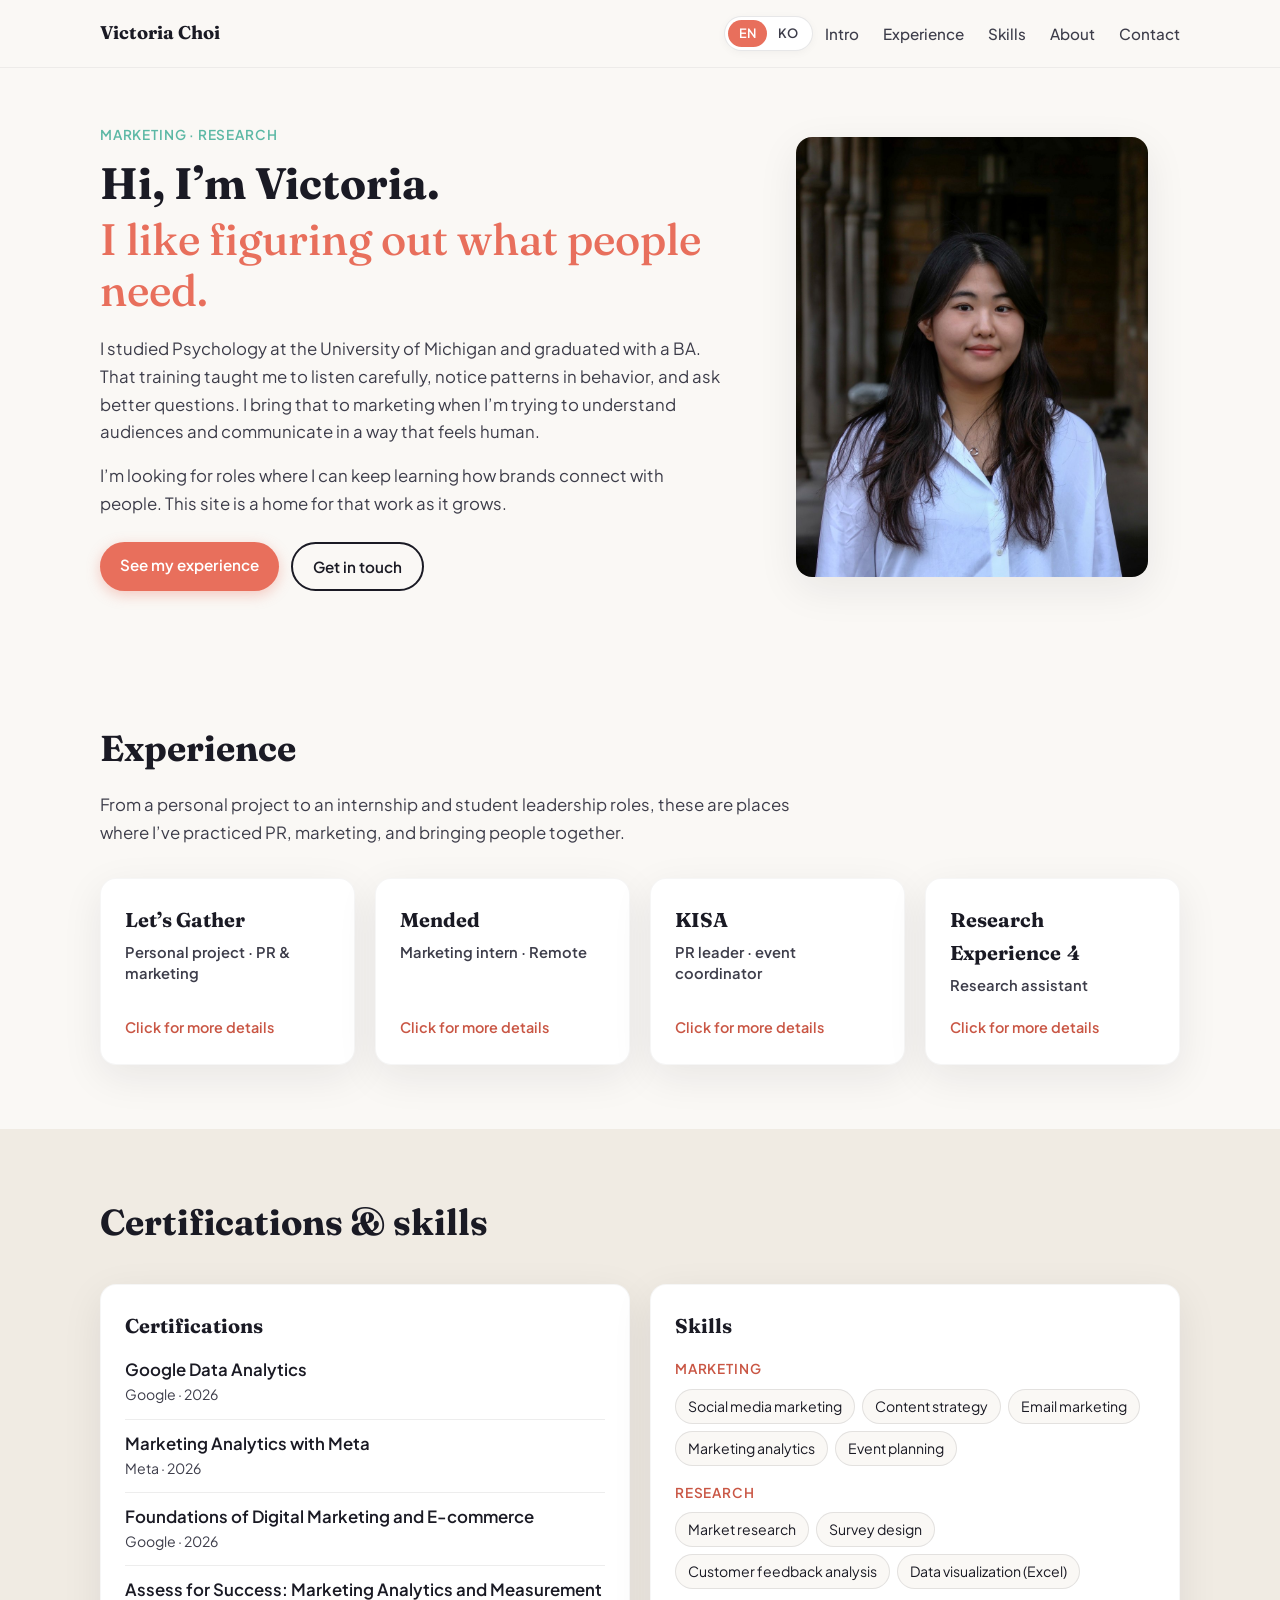
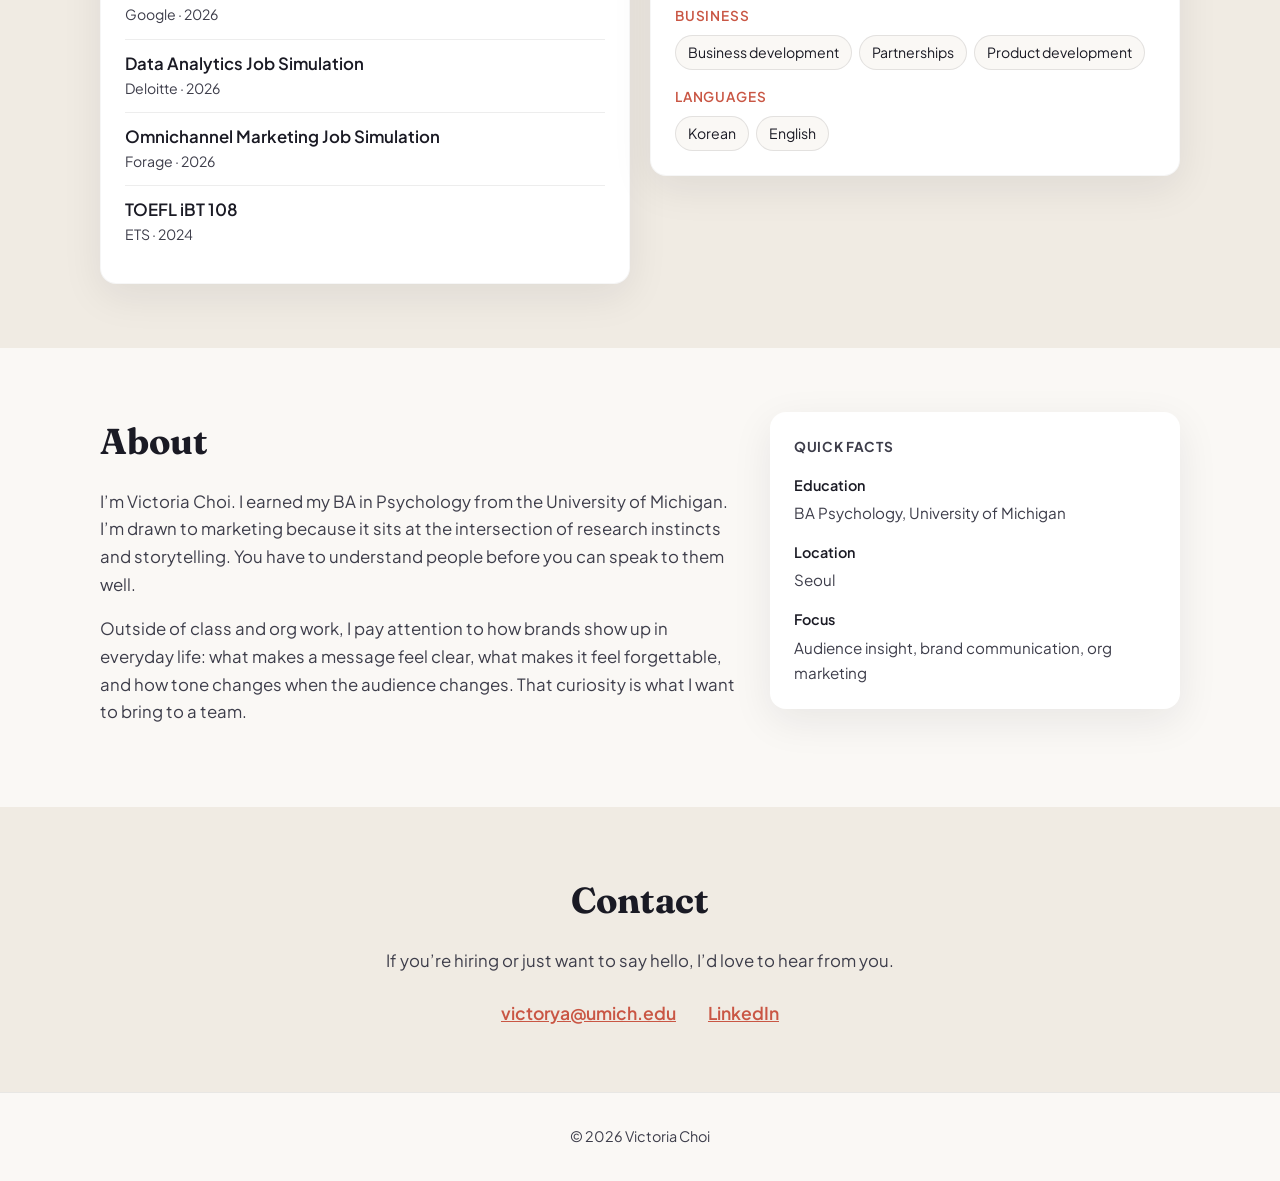
<file: index.html>
<!DOCTYPE html>
<html lang="en">
  <head>
    <meta charset="UTF-8" />
    <meta name="viewport" content="width=device-width, initial-scale=1.0" />
    <meta
      id="meta-description"
      name="description"
      content="Victoria Choi, marketing portfolio. Psychology graduate based in Seoul."
    />
    <title id="page-title">Victoria Choi | Marketing Portfolio</title>
    <link rel="preconnect" href="https://fonts.googleapis.com" />
    <link rel="preconnect" href="https://fonts.gstatic.com" crossorigin />
    <link
      href="https://fonts.googleapis.com/css2?family=Fraunces:opsz,wght@9..144,500;9..144,700&family=Plus+Jakarta+Sans:wght@400;500;600&display=swap"
      rel="stylesheet"
    />
    <link rel="stylesheet" href="styles.css" />
  </head>
  <body>
    <a class="skip-link" href="#main" data-i18n="skip">Skip to content</a>

    <header class="site-header">
      <div class="wrap header-inner">
        <a class="logo" href="index.html" data-i18n="footer.name">Victoria Choi</a>
        <div class="header-right">
          <div
            class="lang-switch"
            role="group"
            aria-label="Language"
            data-i18n-aria="lang.groupLabel"
          >
            <button
              type="button"
              class="lang-btn is-active"
              data-lang="en"
              aria-pressed="true"
            >
              EN
            </button>
            <button
              type="button"
              class="lang-btn"
              data-lang="ko"
              aria-pressed="false"
            >
              KO
            </button>
          </div>
          <button
            class="nav-toggle"
            type="button"
            aria-expanded="false"
            aria-controls="site-nav"
          >
            <span class="nav-toggle-label" data-i18n="nav.menu">Menu</span>
          </button>
          <nav id="site-nav" class="site-nav" data-i18n-aria="nav.aria">
            <a href="#intro" data-i18n="nav.intro">Intro</a>
            <a href="#experience" data-i18n="nav.experience">Experience</a>
            <a href="#skills" data-i18n="nav.skills">Skills</a>
            <a href="#about" data-i18n="nav.about">About</a>
            <a href="#contact" data-i18n="nav.contact">Contact</a>
          </nav>
        </div>
      </div>
    </header>

    <main id="main">
      <section id="intro" class="hero">
        <div class="wrap hero-grid">
          <div class="hero-copy">
            <p class="eyebrow" data-i18n="hero.eyebrow">Marketing · Research</p>
            <h1>
              <span data-i18n="hero.title">Hi, I’m Victoria.</span>
              <span class="hero-accent" data-i18n="hero.accent"
                >I like figuring out what people need.</span
              >
            </h1>
            <p class="lead" data-i18n="hero.lead1">
              I studied Psychology at the University of Michigan and graduated
              with a BA. That training taught me to listen carefully, notice
              patterns in behavior, and ask better questions, skills I bring to
              marketing when I’m trying to understand audiences and communicate
              in a way that feels human.
            </p>
            <p class="lead" data-i18n="hero.lead2">
              I’m looking for roles where I can keep learning how brands connect
              with people. This site is a home for that work as it grows.
            </p>
            <div class="hero-actions">
              <a class="btn btn-primary" href="#experience" data-i18n="hero.ctaExperience"
                >See my experience</a
              >
              <a class="btn btn-ghost" href="#contact" data-i18n="hero.ctaContact"
                >Get in touch</a
              >
            </div>
          </div>
          <figure class="hero-photo">
            <img
              src="images/victoria.jpg"
              width="1000"
              height="1250"
              data-i18n-alt="hero.photoAlt"
              alt="Portrait of Victoria Choi"
            />
          </figure>
        </div>
      </section>

      <section id="experience" class="section">
        <div class="wrap">
          <header class="section-header">
            <h2 data-i18n="experience.title">Experience</h2>
            <p data-i18n="experience.intro">
              I’ve contributed to marketing efforts at student and community
              organizations. I’m adding case studies here as we shape the details
              together, with no fluff, just what I actually did.
            </p>
          </header>

          <ul class="card-list">
            <li>
              <a class="card card-link" href="experience-lets-gather.html">
                <h3>Let’s Gather</h3>
                <p class="card-role" data-i18n="experience.lgRole">
                  Personal project · PR &amp; marketing
                </p>
                <span class="card-more" data-i18n="experience.moreDetails"
                  >Click for more details</span
                >
              </a>
            </li>
            <li>
              <a class="card card-link" href="experience-mended.html">
                <h3>Mended</h3>
                <p class="card-role" data-i18n="experience.mendedRole">
                  Marketing intern · Remote
                </p>
                <span class="card-more" data-i18n="experience.moreDetails"
                  >Click for more details</span
                >
              </a>
            </li>
            <li>
              <a class="card card-link" href="experience-kisa.html">
                <h3>KISA</h3>
                <p class="card-role" data-i18n="experience.kisaRole">
                  PR leader · event coordinator
                </p>
                <span class="card-more" data-i18n="experience.moreDetails"
                  >Click for more details</span
                >
              </a>
            </li>
            <li>
              <a class="card card-link" href="research-experience.html">
                <h3>
                  <span data-i18n="experience.researchTitle">Research Experience</span
                  ><span class="card-count">4</span>
                </h3>
                <p class="card-role" data-i18n="experience.researchRole">
                  Research assistant
                </p>
                <span class="card-more" data-i18n="experience.moreDetails"
                  >Click for more details</span
                >
              </a>
            </li>
          </ul>
        </div>
      </section>

      <section id="skills" class="section section-alt">
        <div class="wrap">
          <header class="section-header">
            <h2 data-i18n="skills.title">Certifications &amp; skills</h2>
          </header>

          <div class="skills-grid">
            <div class="card">
              <h3 data-i18n="skills.certTitle">Certifications</h3>
              <ul class="cert-list">
                <li>
                  <span class="cert-name">Google Data Analytics</span>
                  <span class="cert-meta">Google · 2026</span>
                </li>
                <li>
                  <span class="cert-name">Marketing Analytics with Meta</span>
                  <span class="cert-meta">Meta · 2026</span>
                </li>
                <li>
                  <span class="cert-name"
                    >Foundations of Digital Marketing and E-commerce</span
                  >
                  <span class="cert-meta">Google · 2026</span>
                </li>
                <li>
                  <span class="cert-name"
                    >Assess for Success: Marketing Analytics and Measurement</span
                  >
                  <span class="cert-meta">Google · 2026</span>
                </li>
                <li>
                  <span class="cert-name">Data Analytics Job Simulation</span>
                  <span class="cert-meta">Deloitte · 2026</span>
                </li>
                <li>
                  <span class="cert-name">Omnichannel Marketing Job Simulation</span>
                  <span class="cert-meta" data-i18n="skills.jobSim">Forage · 2026</span>
                </li>
                <li>
                  <span class="cert-name">TOEFL iBT 108</span>
                  <span class="cert-meta">ETS · 2024</span>
                </li>
              </ul>
            </div>

            <div class="card">
              <h3 data-i18n="skills.skillsTitle">Skills</h3>
              <div class="skill-group">
                <h4 data-i18n="skills.marketingLabel">Marketing</h4>
                <ul class="skill-tags">
                  <li data-i18n="skills.m1">Social media marketing</li>
                  <li data-i18n="skills.m2">Content strategy</li>
                  <li data-i18n="skills.m3">Email marketing</li>
                  <li data-i18n="skills.m4">Marketing analytics</li>
                  <li data-i18n="skills.m5">Event planning</li>
                </ul>
              </div>
              <div class="skill-group">
                <h4 data-i18n="skills.researchLabel">Research</h4>
                <ul class="skill-tags">
                  <li data-i18n="skills.r1">Market research</li>
                  <li data-i18n="skills.r2">Survey design</li>
                  <li data-i18n="skills.r3">Customer feedback analysis</li>
                  <li data-i18n="skills.r4">Data visualization (Excel)</li>
                </ul>
              </div>
              <div class="skill-group">
                <h4 data-i18n="skills.businessLabel">Business</h4>
                <ul class="skill-tags">
                  <li data-i18n="skills.b1">Business development</li>
                  <li data-i18n="skills.b2">Partnerships</li>
                  <li data-i18n="skills.b3">Product development</li>
                </ul>
              </div>
              <div class="skill-group">
                <h4 data-i18n="skills.languagesLabel">Languages</h4>
                <ul class="skill-tags">
                  <li data-i18n="skills.l1">Korean</li>
                  <li data-i18n="skills.l2">English</li>
                </ul>
              </div>
            </div>
          </div>
        </div>
      </section>

      <section id="about" class="section">
        <div class="wrap about-grid">
          <div>
            <h2 data-i18n="about.title">About</h2>
            <p data-i18n="about.p1">
              I’m Victoria Choi. I earned my BA in Psychology from the
              University of Michigan. I’m drawn to marketing because it sits at
              the intersection of research instincts and storytelling. You have
              to understand people before you can speak to them well.
            </p>
            <p data-i18n="about.p2">
              Outside of class and org work, I pay attention to how brands show
              up in everyday life: what makes a message feel clear, what makes it
              feel forgettable, and how tone changes when the audience changes.
              That curiosity is what I want to bring to a team.
            </p>
          </div>
          <aside class="about-aside">
            <h3 class="about-aside-title" data-i18n="about.factsTitle">
              Quick facts
            </h3>
            <dl class="facts">
              <div>
                <dt data-i18n="about.educationLabel">Education</dt>
                <dd data-i18n="about.educationValue">
                  BA Psychology, University of Michigan
                </dd>
              </div>
              <div>
                <dt data-i18n="about.locationLabel">Location</dt>
                <dd data-i18n="about.locationValue">Seoul</dd>
              </div>
              <div>
                <dt data-i18n="about.focusLabel">Focus</dt>
                <dd data-i18n="about.focusValue">
                  Audience insight, brand communication, org marketing
                </dd>
              </div>
            </dl>
          </aside>
        </div>
      </section>

      <section id="contact" class="section section-alt">
        <div class="wrap contact-block">
          <h2 data-i18n="contact.title">Contact</h2>
          <p data-i18n="contact.intro">
            If you’re hiring or just want to say hello, I’d love to hear from
            you.
          </p>
          <ul class="contact-links">
            <li>
              <a href="mailto:victorya@umich.edu">victorya@umich.edu</a>
            </li>
            <li>
              <a
                href="https://linkedin.com/in/victoriayhchoi"
                target="_blank"
                rel="noopener noreferrer"
                >LinkedIn</a
              >
            </li>
          </ul>
        </div>
      </section>
    </main>

    <footer class="site-footer">
      <div class="wrap">
        <p>
          © <span id="year"></span>
          <span data-i18n="footer.name">Victoria Choi</span>
        </p>
      </div>
    </footer>

    <script src="script.js"></script>
  </body>
</html>
</file>
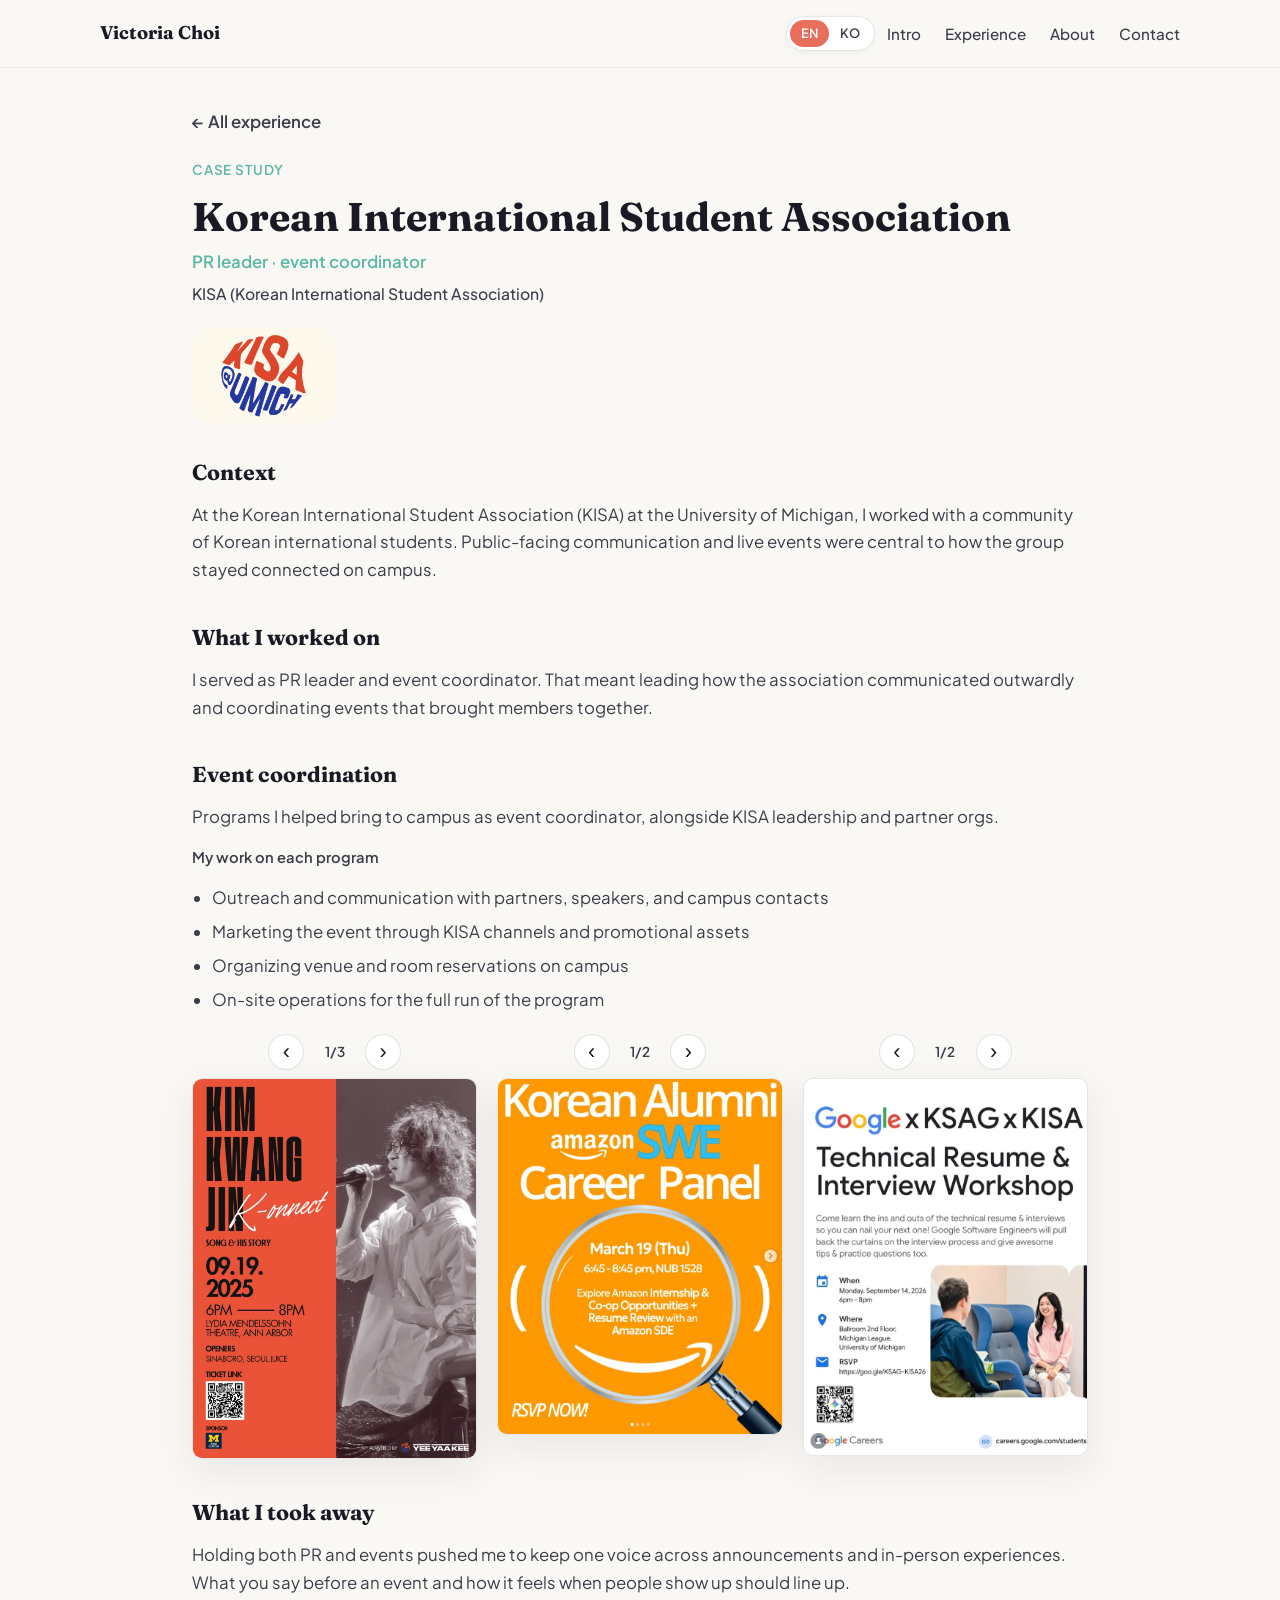
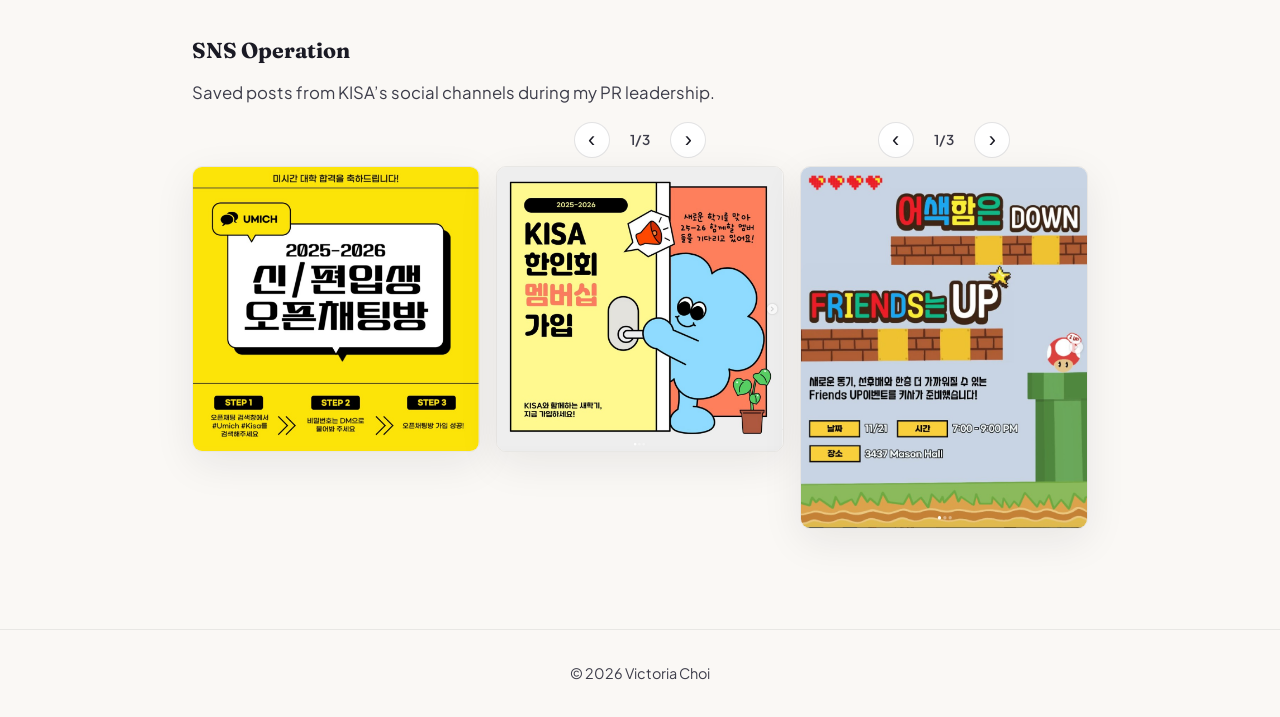
<file: experience-kisa.html>
<!DOCTYPE html>
<html lang="en">
  <head>
    <meta charset="UTF-8" />
    <meta name="viewport" content="width=device-width, initial-scale=1.0" />
    <meta
      id="meta-description"
      name="description"
      content="Case study: KISA, Victoria Choi"
    />
    <title id="page-title">KISA | Victoria Choi</title>
    <link rel="preconnect" href="https://fonts.googleapis.com" />
    <link rel="preconnect" href="https://fonts.gstatic.com" crossorigin />
    <link
      href="https://fonts.googleapis.com/css2?family=Fraunces:opsz,wght@9..144,500;9..144,700&family=Plus+Jakarta+Sans:wght@400;500;600&display=swap"
      rel="stylesheet"
    />
    <link rel="stylesheet" href="styles.css" />
  </head>
  <body data-i18n-page="kisa">
    <a class="skip-link" href="#main" data-i18n="skip">Skip to content</a>

    <header class="site-header">
      <div class="wrap header-inner">
        <a class="logo" href="index.html" data-i18n="footer.name">Victoria Choi</a>
        <div class="header-right">
          <div
            class="lang-switch"
            role="group"
            aria-label="Language"
            data-i18n-aria="lang.groupLabel"
          >
            <button
              type="button"
              class="lang-btn is-active"
              data-lang="en"
              aria-pressed="true"
            >
              EN
            </button>
            <button
              type="button"
              class="lang-btn"
              data-lang="ko"
              aria-pressed="false"
            >
              KO
            </button>
          </div>
          <button
            class="nav-toggle"
            type="button"
            aria-expanded="false"
            aria-controls="site-nav"
          >
            <span class="nav-toggle-label" data-i18n="nav.menu">Menu</span>
          </button>
          <nav id="site-nav" class="site-nav" data-i18n-aria="nav.aria">
            <a href="index.html#intro" data-i18n="nav.intro">Intro</a>
            <a href="index.html#experience" data-i18n="nav.experience">Experience</a>
            <a href="index.html#about" data-i18n="nav.about">About</a>
            <a href="index.html#contact" data-i18n="nav.contact">Contact</a>
          </nav>
        </div>
      </div>
    </header>

    <main id="main" class="case-study">
      <article class="wrap case-study-inner case-study-inner--wide">
        <a class="back-link" href="index.html#experience" data-i18n="detail.back"
          >← All experience</a
        >
        <p class="eyebrow" data-i18n="detail.eyebrow">Case study</p>
        <h1 data-i18n="experience.kisaTitle">
          Korean International Student Association
        </h1>
        <p class="case-meta" data-i18n="detail.kisa.meta">
          PR leader · event coordinator
        </p>
        <p class="case-kisa-acronym" data-i18n="detail.kisa.acronym">
          KISA (Korean International Student Association)
        </p>

        <img
          class="case-logo case-logo--kisa"
          src="images/kisa/logo.png"
          width="200"
          height="200"
          data-i18n-alt="detail.kisa.logoAlt"
          alt="KISA @UMICH logo"
        />

        <section class="case-block">
          <h2 data-i18n="detail.contextTitle">Context</h2>
          <p data-i18n="detail.kisa.context">
            At the Korean International Student Association (KISA) at the
            University of Michigan, I worked with a community of Korean
            international students. Public-facing communication and live events
            were central to how the group stayed connected on campus.
          </p>
        </section>

        <section class="case-block">
          <h2 data-i18n="detail.workTitle">What I worked on</h2>
          <p data-i18n="detail.kisa.work">
            I served as PR leader and event coordinator. That meant leading how
            the association communicated outwardly and coordinating events that
            brought members together.
          </p>
        </section>

        <section
          class="case-block"
          id="event-coordination"
          aria-labelledby="event-coordination-title"
        >
          <h2 id="event-coordination-title" data-i18n="detail.kisa.eventsTitle">
            Event coordination
          </h2>
          <p class="case-block-lead" data-i18n="detail.kisa.eventsIntro">
            Programs I helped bring to campus as event coordinator, alongside
            KISA leadership and partner orgs.
          </p>
          <p
            class="kisa-events-role-label"
            data-i18n="detail.kisa.eventsRoleLabel"
          >
            My work on each program
          </p>
          <ul class="case-list kisa-events-role">
            <li data-i18n="detail.kisa.eventsRole1">
              Outreach and communication with partners, speakers, and campus
              contacts
            </li>
            <li data-i18n="detail.kisa.eventsRole2">
              Marketing the event through KISA channels and promotional assets
            </li>
            <li data-i18n="detail.kisa.eventsRole3">
              Organizing venue and room reservations on campus
            </li>
            <li data-i18n="detail.kisa.eventsRole4">
              On-site operations for the full run of the program
            </li>
          </ul>

          <div class="kisa-events-row">
            <article class="kisa-event-card">
              <div
                class="sns-slider"
                data-sns-slider
                role="group"
                data-i18n-aria="detail.kisa.snsCarouselLabel"
              >
                <div class="sns-slider-controls">
                  <button
                    type="button"
                    class="sns-slider-btn sns-slider-btn--prev"
                    data-i18n-aria="detail.kisa.snsPrev"
                    aria-label="Previous slide"
                  >
                    ‹
                  </button>
                  <span class="sns-slider-count" aria-live="polite">
                    <span class="sns-slider-current">1</span>/<span class="sns-slider-total">3</span>
                  </span>
                  <button
                    type="button"
                    class="sns-slider-btn sns-slider-btn--next"
                    data-i18n-aria="detail.kisa.snsNext"
                    aria-label="Next slide"
                  >
                    ›
                  </button>
                </div>
                <div class="sns-slider-viewport">
                  <figure class="kisa-event-figure sns-figure sns-slide is-active">
                    <img
                      src="images/kisa/event-konnect.png"
                      data-i18n-alt="detail.kisa.event1Alt"
                      alt="K-onnect concert poster featuring Kim Kwang Jin"
                    />
                  </figure>
                  <figure class="kisa-event-figure sns-figure sns-slide">
                    <img
                      src="images/kisa/event-konnect-2.png"
                      data-i18n-alt="detail.kisa.event1Slide2Alt"
                      alt="K-onnect Instagram carousel, slide 2"
                    />
                  </figure>
                  <figure class="kisa-event-figure sns-figure sns-slide">
                    <img
                      src="images/kisa/event-konnect-3.png"
                      data-i18n-alt="detail.kisa.event1Slide3Alt"
                      alt="K-onnect Instagram carousel, slide 3"
                    />
                  </figure>
                </div>
              </div>
            </article>

            <article class="kisa-event-card">
              <div
                class="sns-slider"
                data-sns-slider
                role="group"
                data-i18n-aria="detail.kisa.snsCarouselLabel"
              >
                <div class="sns-slider-controls">
                  <button
                    type="button"
                    class="sns-slider-btn sns-slider-btn--prev"
                    data-i18n-aria="detail.kisa.snsPrev"
                    aria-label="Previous slide"
                  >
                    ‹
                  </button>
                  <span class="sns-slider-count" aria-live="polite">
                    <span class="sns-slider-current">1</span>/<span class="sns-slider-total">2</span>
                  </span>
                  <button
                    type="button"
                    class="sns-slider-btn sns-slider-btn--next"
                    data-i18n-aria="detail.kisa.snsNext"
                    aria-label="Next slide"
                  >
                    ›
                  </button>
                </div>
                <div class="sns-slider-viewport">
                  <figure class="kisa-event-figure sns-figure sns-slide is-active">
                    <img
                      src="images/kisa/event-amazon-career-panel.png"
                      data-i18n-alt="detail.kisa.event2Alt"
                      alt="Amazon SWE career panel promotional graphic"
                    />
                  </figure>
                  <figure class="kisa-event-figure sns-figure sns-slide">
                    <img
                      src="images/kisa/event-amazon-career-panel-2.png"
                      data-i18n-alt="detail.kisa.event2Slide2Alt"
                      alt="Korean Alumni SWE Career Panel in session at NUB"
                    />
                  </figure>
                </div>
              </div>
            </article>

            <article class="kisa-event-card">
              <div
                class="sns-slider"
                data-sns-slider
                role="group"
                data-i18n-aria="detail.kisa.snsCarouselLabel"
              >
                <div class="sns-slider-controls">
                  <button
                    type="button"
                    class="sns-slider-btn sns-slider-btn--prev"
                    data-i18n-aria="detail.kisa.snsPrev"
                    aria-label="Previous slide"
                  >
                    ‹
                  </button>
                  <span class="sns-slider-count" aria-live="polite">
                    <span class="sns-slider-current">1</span>/<span class="sns-slider-total">2</span>
                  </span>
                  <button
                    type="button"
                    class="sns-slider-btn sns-slider-btn--next"
                    data-i18n-aria="detail.kisa.snsNext"
                    aria-label="Next slide"
                  >
                    ›
                  </button>
                </div>
                <div class="sns-slider-viewport">
                  <figure class="kisa-event-figure sns-figure sns-slide is-active">
                    <img
                      src="images/kisa/event-google-workshop.png"
                      data-i18n-alt="detail.kisa.event3Alt"
                      alt="Google, KSAG, and KISA technical interview workshop flyer"
                    />
                  </figure>
                  <figure class="kisa-event-figure sns-figure sns-slide">
                    <img
                      src="images/kisa/event-google-workshop-2.png"
                      data-i18n-alt="detail.kisa.event3Slide2Alt"
                      alt="Google tech interview workshop in session at Michigan"
                    />
                  </figure>
                </div>
              </div>
            </article>
          </div>
        </section>

        <section class="case-block">
          <h2 data-i18n="detail.learnedTitle">What I took away</h2>
          <p data-i18n="detail.kisa.learned">
            Holding both PR and events pushed me to keep one voice across
            announcements and in-person experiences. What you say before an event
            and how it feels when people show up should line up.
          </p>
        </section>

        <section class="case-block" id="sns-operation" aria-labelledby="sns-operation-title">
          <h2 id="sns-operation-title" data-i18n="detail.kisa.snsTitle">
            SNS Operation
          </h2>
          <p data-i18n="detail.kisa.snsIntro">
            Saved posts from KISA’s social channels during my PR leadership.
          </p>

          <div class="sns-posts-row">
            <article class="sns-post">
              <figure class="sns-figure sns-figure--single">
                <img
                  src="images/kisa/sns-open-chat.png"
                  loading="lazy"
                  data-i18n-alt="detail.kisa.snsPost1Alt"
                  alt="KISA open chat recruitment graphic for UMich students"
                />
              </figure>
            </article>

            <article class="sns-post">
              <div
                class="sns-slider"
                data-sns-slider
                role="group"
                data-i18n-aria="detail.kisa.snsCarouselLabel"
              >
                <div class="sns-slider-controls">
                  <button
                    type="button"
                    class="sns-slider-btn sns-slider-btn--prev"
                    data-i18n-aria="detail.kisa.snsPrev"
                    aria-label="Previous slide"
                  >
                    ‹
                  </button>
                  <span class="sns-slider-count" aria-live="polite">
                    <span class="sns-slider-current">1</span>/<span class="sns-slider-total">3</span>
                  </span>
                  <button
                    type="button"
                    class="sns-slider-btn sns-slider-btn--next"
                    data-i18n-aria="detail.kisa.snsNext"
                    aria-label="Next slide"
                  >
                    ›
                  </button>
                </div>
                <div class="sns-slider-viewport">
                  <figure class="sns-figure sns-slide is-active">
                    <img
                      src="images/kisa/sns-membership-1.png"
                      loading="lazy"
                      data-i18n-alt="detail.kisa.snsMembership1Alt"
                      alt="Membership carousel slide 1"
                    />
                  </figure>
                  <figure class="sns-figure sns-slide">
                    <img
                      src="images/kisa/sns-membership-2.png"
                      loading="lazy"
                      data-i18n-alt="detail.kisa.snsMembership2Alt"
                      alt="Membership carousel slide 2"
                    />
                  </figure>
                  <figure class="sns-figure sns-slide">
                    <img
                      src="images/kisa/sns-membership-3.png"
                      loading="lazy"
                      data-i18n-alt="detail.kisa.snsMembership3Alt"
                      alt="Membership carousel slide 3"
                    />
                  </figure>
                </div>
              </div>
            </article>

            <article class="sns-post">
              <div
                class="sns-slider"
                data-sns-slider
                role="group"
                data-i18n-aria="detail.kisa.snsCarouselLabel"
              >
                <div class="sns-slider-controls">
                  <button
                    type="button"
                    class="sns-slider-btn sns-slider-btn--prev"
                    data-i18n-aria="detail.kisa.snsPrev"
                    aria-label="Previous slide"
                  >
                    ‹
                  </button>
                  <span class="sns-slider-count" aria-live="polite">
                    <span class="sns-slider-current">1</span>/<span class="sns-slider-total">3</span>
                  </span>
                  <button
                    type="button"
                    class="sns-slider-btn sns-slider-btn--next"
                    data-i18n-aria="detail.kisa.snsNext"
                    aria-label="Next slide"
                  >
                    ›
                  </button>
                </div>
                <div class="sns-slider-viewport">
                  <figure class="sns-figure sns-slide is-active">
                    <img
                      src="images/kisa/sns-friends-up-1.png"
                      loading="lazy"
                      data-i18n-alt="detail.kisa.snsFriends1Alt"
                      alt="Friends UP event carousel slide 1"
                    />
                  </figure>
                  <figure class="sns-figure sns-slide">
                    <img
                      src="images/kisa/sns-friends-up-2.png"
                      loading="lazy"
                      data-i18n-alt="detail.kisa.snsFriends2Alt"
                      alt="Friends UP event carousel slide 2"
                    />
                  </figure>
                  <figure class="sns-figure sns-slide">
                    <img
                      src="images/kisa/sns-friends-up-3.png"
                      loading="lazy"
                      data-i18n-alt="detail.kisa.snsFriends3Alt"
                      alt="Friends UP event carousel slide 3"
                    />
                  </figure>
                </div>
              </div>
            </article>
          </div>
        </section>
      </article>
    </main>

    <footer class="site-footer">
      <div class="wrap">
        <p>
          © <span id="year"></span>
          <span data-i18n="footer.name">Victoria Choi</span>
        </p>
      </div>
    </footer>

    <script src="script.js"></script>
  </body>
</html>
</file>
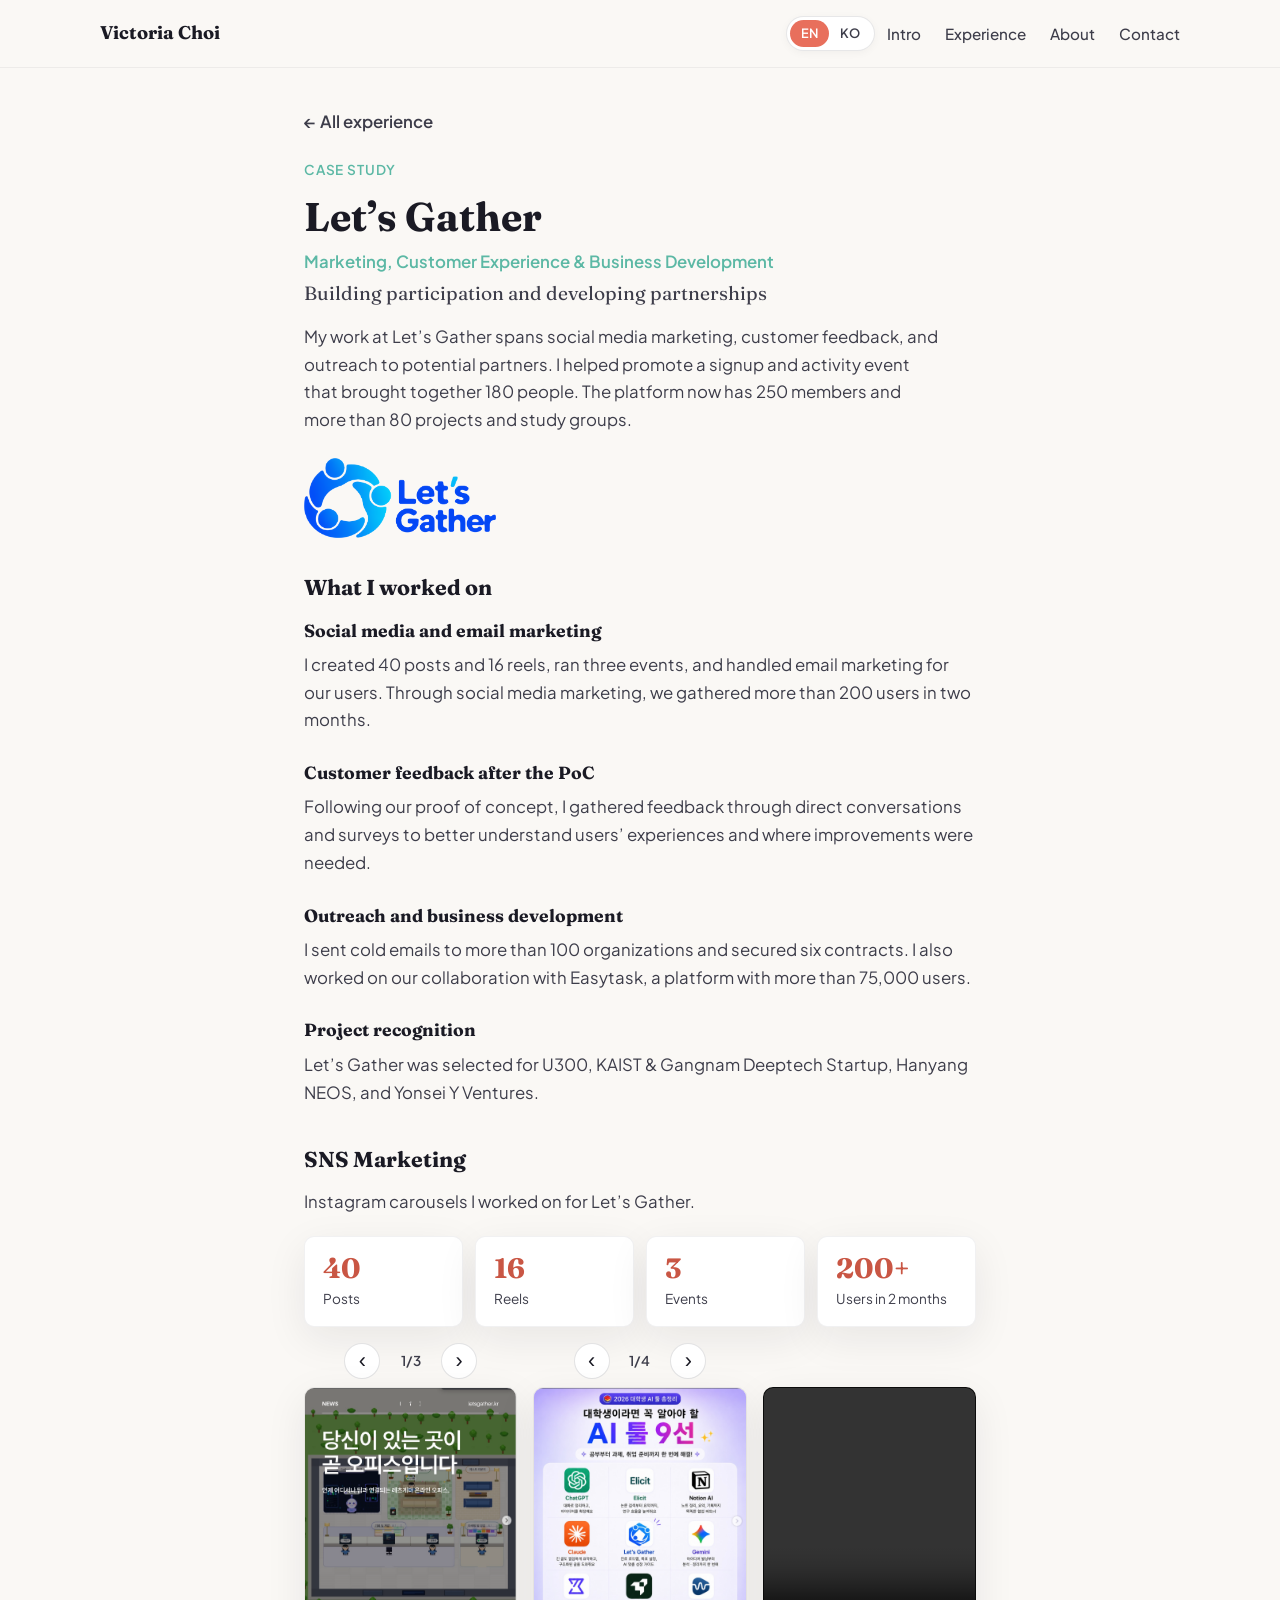
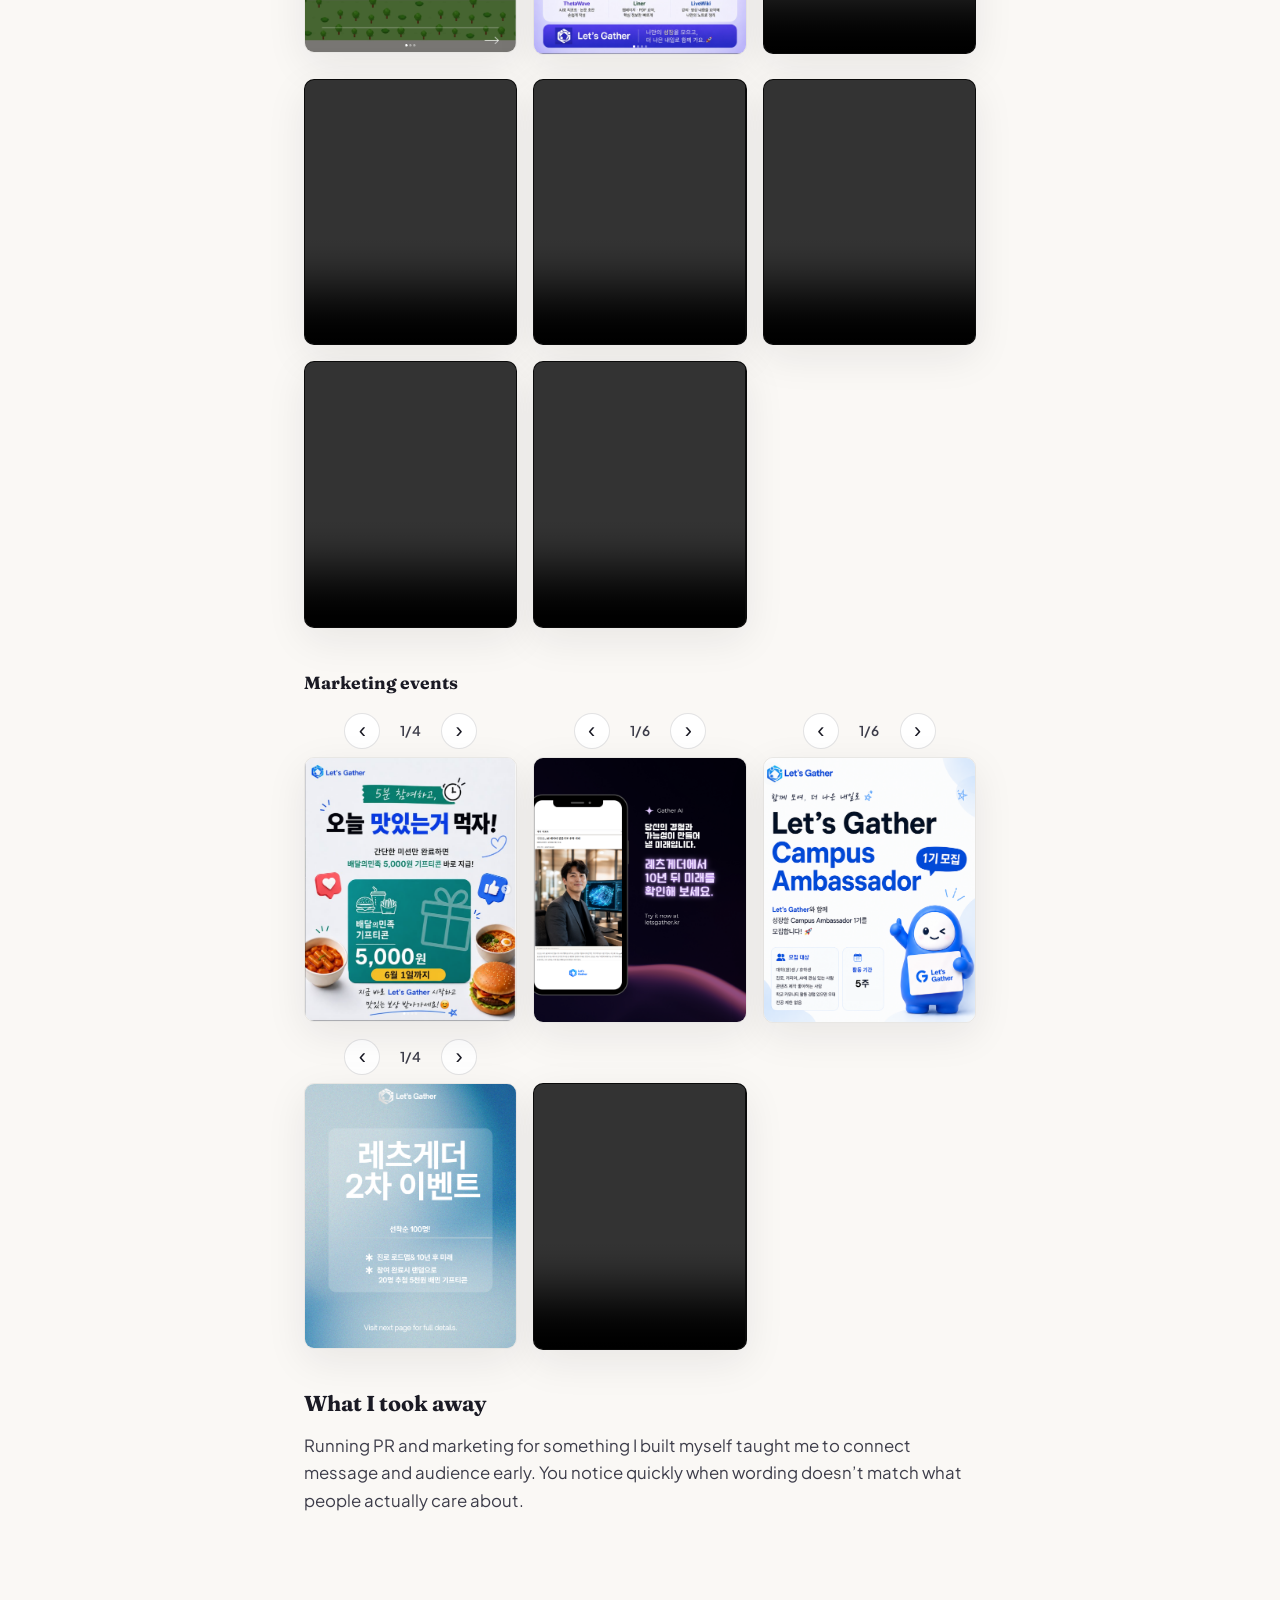
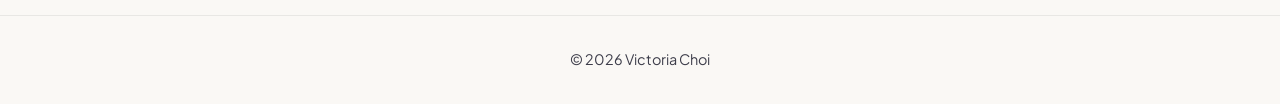
<file: experience-lets-gather.html>
<!DOCTYPE html>
<html lang="en">
  <head>
    <meta charset="UTF-8" />
    <meta name="viewport" content="width=device-width, initial-scale=1.0" />
    <meta
      id="meta-description"
      name="description"
      content="Case study: Let’s Gather, marketing, customer experience, and business development."
    />
    <title id="page-title">Let’s Gather | Victoria Choi</title>
    <link rel="preconnect" href="https://fonts.googleapis.com" />
    <link rel="preconnect" href="https://fonts.gstatic.com" crossorigin />
    <link
      href="https://fonts.googleapis.com/css2?family=Fraunces:opsz,wght@9..144,500;9..144,700&family=Plus+Jakarta+Sans:wght@400;500;600&display=swap"
      rel="stylesheet"
    />
    <link rel="stylesheet" href="styles.css" />
  </head>
  <body data-i18n-page="lg">
    <a class="skip-link" href="#main" data-i18n="skip">Skip to content</a>

    <header class="site-header">
      <div class="wrap header-inner">
        <a class="logo" href="index.html" data-i18n="footer.name">Victoria Choi</a>
        <div class="header-right">
          <div
            class="lang-switch"
            role="group"
            aria-label="Language"
            data-i18n-aria="lang.groupLabel"
          >
            <button
              type="button"
              class="lang-btn is-active"
              data-lang="en"
              aria-pressed="true"
            >
              EN
            </button>
            <button
              type="button"
              class="lang-btn"
              data-lang="ko"
              aria-pressed="false"
            >
              KO
            </button>
          </div>
          <button
            class="nav-toggle"
            type="button"
            aria-expanded="false"
            aria-controls="site-nav"
          >
            <span class="nav-toggle-label" data-i18n="nav.menu">Menu</span>
          </button>
          <nav id="site-nav" class="site-nav" data-i18n-aria="nav.aria">
            <a href="index.html#intro" data-i18n="nav.intro">Intro</a>
            <a href="index.html#experience" data-i18n="nav.experience">Experience</a>
            <a href="index.html#about" data-i18n="nav.about">About</a>
            <a href="index.html#contact" data-i18n="nav.contact">Contact</a>
          </nav>
        </div>
      </div>
    </header>

    <main id="main" class="case-study">
      <article class="wrap case-study-inner">
        <a class="back-link" href="index.html#experience" data-i18n="detail.back"
          >← All experience</a
        >
        <header class="case-intro">
          <p class="eyebrow" data-i18n="detail.eyebrow">Case study</p>
          <h1>Let’s Gather</h1>
          <p class="case-meta" data-i18n="detail.lg.meta">
            Marketing, Customer Experience &amp; Business Development
          </p>
          <p class="case-subtitle" data-i18n="detail.lg.subtitle">
            Building participation and developing partnerships
          </p>
          <p class="case-lead" data-i18n="detail.lg.introLead">
            My work at Let’s Gather spans social media marketing, customer
            feedback, and outreach to potential partners. I helped promote a
            signup and activity event that brought together 180 people. The
            platform now has 250 members and more than 80 projects and study
            groups.
          </p>
          <img
            class="case-logo case-logo--lg"
            src="images/lets-gather/logo.png"
            width="1274"
            height="530"
            data-i18n-alt="detail.lg.logoAlt"
            alt="Let’s Gather logo"
          />
        </header>

        <section class="case-block" aria-labelledby="lg-work">
          <h2 id="lg-work" data-i18n="detail.workTitle">What I worked on</h2>

          <div class="case-subblock">
            <h3 data-i18n="detail.lg.work1Title">
              Social media and email marketing
            </h3>
            <p data-i18n="detail.lg.work1Body">
              I created 40 posts and 16 reels, ran three events, and handled
              email marketing for our users. Through social media marketing, we
              gathered more than 200 users in two months.
            </p>
          </div>

          <div class="case-subblock">
            <h3 data-i18n="detail.lg.work2Title">
              Customer feedback after the PoC
            </h3>
            <p data-i18n="detail.lg.work2Body">
              Following our proof of concept, I gathered feedback through direct
              conversations and surveys to better understand users’ experiences
              and where improvements were needed.
            </p>
          </div>

          <div class="case-subblock">
            <h3 data-i18n="detail.lg.work3Title">
              Outreach and business development
            </h3>
            <p data-i18n="detail.lg.work3Body">
              I sent cold emails to more than 100 organizations and secured six
              contracts. I also worked on our collaboration with Easytask, a
              platform with more than 75,000 users.
            </p>
          </div>

          <div class="case-subblock">
            <h3 data-i18n="detail.lg.work4Title">Project recognition</h3>
            <p data-i18n="detail.lg.work4Body">
              Let’s Gather was selected for U300, KAIST &amp; Gangnam Deeptech
              Startup, Hanyang NEOS, and Yonsei Y Ventures.
            </p>
          </div>
        </section>

        <section class="case-block" id="sns-marketing" aria-labelledby="sns-marketing-title">
          <h2 id="sns-marketing-title" data-i18n="detail.lg.snsTitle">
            SNS Marketing
          </h2>
          <p data-i18n="detail.lg.snsIntro">
            Instagram carousels I worked on for Let’s Gather.
          </p>

          <dl class="sns-stats">
            <div>
              <dt data-i18n="detail.lg.statPosts">Posts</dt>
              <dd>40</dd>
            </div>
            <div>
              <dt data-i18n="detail.lg.statReels">Reels</dt>
              <dd>16</dd>
            </div>
            <div>
              <dt data-i18n="detail.lg.statEvents">Events</dt>
              <dd>3</dd>
            </div>
            <div>
              <dt data-i18n="detail.lg.statUsers">Users in 2 months</dt>
              <dd>200+</dd>
            </div>
          </dl>

          <div class="sns-posts-row">
            <article class="sns-post">
              <div
                class="sns-slider"
                data-sns-slider
                role="group"
                data-i18n-aria="detail.lg.snsCarouselLabel"
              >
                <div class="sns-slider-controls">
                  <button
                    type="button"
                    class="sns-slider-btn sns-slider-btn--prev"
                    data-i18n-aria="detail.lg.snsPrev"
                    aria-label="Previous slide"
                  >
                    ‹
                  </button>
                  <span class="sns-slider-count" aria-live="polite">
                    <span class="sns-slider-current">1</span>/<span class="sns-slider-total">3</span>
                  </span>
                  <button
                    type="button"
                    class="sns-slider-btn sns-slider-btn--next"
                    data-i18n-aria="detail.lg.snsNext"
                    aria-label="Next slide"
                  >
                    ›
                  </button>
                </div>
                <div class="sns-slider-viewport">
                  <figure class="sns-figure sns-slide is-active">
                    <img
                      src="images/lets-gather/sns-news-1.png"
                      loading="lazy"
                      data-i18n-alt="detail.lg.snsNews1Alt"
                      alt="Let’s Gather news post 1: your office is wherever you are"
                    />
                  </figure>
                  <figure class="sns-figure sns-slide">
                    <img
                      src="images/lets-gather/sns-news-2.png"
                      loading="lazy"
                      data-i18n-alt="detail.lg.snsNews2Alt"
                      alt="Let’s Gather news post 2: a space to meet and talk freely"
                    />
                  </figure>
                  <figure class="sns-figure sns-slide">
                    <img
                      src="images/lets-gather/sns-news-3.png"
                      loading="lazy"
                      data-i18n-alt="detail.lg.snsNews3Alt"
                      alt="Let’s Gather news post 3: a new way of working"
                    />
                  </figure>
                </div>
              </div>
            </article>

            <article class="sns-post">
              <div
                class="sns-slider"
                data-sns-slider
                role="group"
                data-i18n-aria="detail.lg.snsCarouselLabel"
              >
                <div class="sns-slider-controls">
                  <button
                    type="button"
                    class="sns-slider-btn sns-slider-btn--prev"
                    data-i18n-aria="detail.lg.snsPrev"
                    aria-label="Previous slide"
                  >
                    ‹
                  </button>
                  <span class="sns-slider-count" aria-live="polite">
                    <span class="sns-slider-current">1</span>/<span class="sns-slider-total">4</span>
                  </span>
                  <button
                    type="button"
                    class="sns-slider-btn sns-slider-btn--next"
                    data-i18n-aria="detail.lg.snsNext"
                    aria-label="Next slide"
                  >
                    ›
                  </button>
                </div>
                <div class="sns-slider-viewport">
                  <figure class="sns-figure sns-slide is-active">
                    <img
                      src="images/lets-gather/sns-intro-1.png"
                      loading="lazy"
                      data-i18n-alt="detail.lg.snsIntro1Alt"
                      alt="Post: nine AI tools every college student should know"
                    />
                  </figure>
                  <figure class="sns-figure sns-slide">
                    <img
                      src="images/lets-gather/sns-intro-2.png"
                      loading="lazy"
                      data-i18n-alt="detail.lg.snsIntro2Alt"
                      alt="Post: what is Let’s Gather?"
                    />
                  </figure>
                  <figure class="sns-figure sns-slide">
                    <img
                      src="images/lets-gather/sns-intro-3.png"
                      loading="lazy"
                      data-i18n-alt="detail.lg.snsIntro3Alt"
                      alt="Post: situations where Let’s Gather helps"
                    />
                  </figure>
                  <figure class="sns-figure sns-slide">
                    <img
                      src="images/lets-gather/sns-intro-4.png"
                      loading="lazy"
                      data-i18n-alt="detail.lg.snsIntro4Alt"
                      alt="Post: Let’s Start with Let’s Gather"
                    />
                  </figure>
                </div>
              </div>
            </article>

            <article class="sns-post">
              <figure class="sns-figure sns-figure--single">
                <video
                  class="sns-video"
                  controls
                  playsinline
                  preload="metadata"
                  src="videos/lets-gather/lg-video-1.mp4"
                  data-i18n-aria="detail.lg.reel1Label"
                  aria-label="Reel: tips for people who struggled to find contest teammates"
                ></video>
              </figure>
            </article>
          </div>

          <div class="sns-posts-row sns-posts-row--media">
            <article class="sns-post">
              <figure class="sns-figure sns-figure--single">
                <video
                  class="sns-video"
                  controls
                  playsinline
                  preload="metadata"
                  src="videos/lets-gather/lg-video-2.mp4"
                  data-i18n-aria="detail.lg.reel2Label"
                  aria-label="Reel: humor-based Let’s Gather video"
                ></video>
              </figure>
            </article>

            <article class="sns-post">
              <figure class="sns-figure sns-figure--single">
                <video
                  class="sns-video"
                  controls
                  playsinline
                  preload="metadata"
                  src="videos/lets-gather/lg-video-3.mp4"
                  data-i18n-aria="detail.lg.reel3Label"
                  aria-label="Reel: find teammates for projects, studies, and clubs on Let’s Gather"
                ></video>
              </figure>
            </article>

            <article class="sns-post">
              <figure class="sns-figure sns-figure--single">
                <video
                  class="sns-video"
                  controls
                  playsinline
                  preload="metadata"
                  src="videos/lets-gather/lg-video-4.mp4"
                  data-i18n-aria="detail.lg.reel4Label"
                  aria-label="Reel: we got you, for teams that struggle to collaborate"
                ></video>
              </figure>
            </article>

            <article class="sns-post">
              <figure class="sns-figure sns-figure--single">
                <video
                  class="sns-video"
                  controls
                  playsinline
                  preload="metadata"
                  src="videos/lets-gather/lg-video-6.mp4"
                  data-i18n-aria="detail.lg.reel6Label"
                  aria-label="Reel: animated phone story video for Let’s Gather"
                ></video>
              </figure>
            </article>

            <article class="sns-post">
              <figure class="sns-figure sns-figure--single">
                <video
                  class="sns-video"
                  controls
                  playsinline
                  preload="metadata"
                  src="videos/lets-gather/lg-video-7.mp4"
                  data-i18n-aria="detail.lg.reel7Label"
                  aria-label="Reel: tour of Let’s Gather features, from team search to contests and chat"
                ></video>
              </figure>
            </article>
          </div>

          <h3 class="sns-group-title" data-i18n="detail.lg.eventsTitle">
            Marketing events
          </h3>
          <div class="sns-posts-row">
            <article class="sns-post">
              <div
                class="sns-slider"
                data-sns-slider
                role="group"
                data-i18n-aria="detail.lg.snsCarouselLabel"
              >
                <div class="sns-slider-controls">
                  <button
                    type="button"
                    class="sns-slider-btn sns-slider-btn--prev"
                    data-i18n-aria="detail.lg.snsPrev"
                    aria-label="Previous slide"
                  >
                    ‹
                  </button>
                  <span class="sns-slider-count" aria-live="polite">
                    <span class="sns-slider-current">1</span>/<span class="sns-slider-total">4</span>
                  </span>
                  <button
                    type="button"
                    class="sns-slider-btn sns-slider-btn--next"
                    data-i18n-aria="detail.lg.snsNext"
                    aria-label="Next slide"
                  >
                    ›
                  </button>
                </div>
                <div class="sns-slider-viewport">
                  <figure class="sns-figure sns-slide is-active">
                    <img
                      src="images/lets-gather/sns-event-1.png"
                      loading="lazy"
                      data-i18n-alt="detail.lg.snsEvent1Alt"
                      alt="Signup event post: complete a mission and get a 5,000 won Baemin gift card"
                    />
                  </figure>
                  <figure class="sns-figure sns-slide">
                    <img
                      src="images/lets-gather/sns-event-2.png"
                      loading="lazy"
                      data-i18n-alt="detail.lg.snsEvent2Alt"
                      alt="Signup event post: how to take part in three steps"
                    />
                  </figure>
                  <figure class="sns-figure sns-slide">
                    <img
                      src="images/lets-gather/sns-event-3.png"
                      loading="lazy"
                      data-i18n-alt="detail.lg.snsEvent3Alt"
                      alt="Signup event post: find a team, build your portfolio, and get a reward"
                    />
                  </figure>
                  <figure class="sns-figure sns-slide">
                    <img
                      src="images/lets-gather/sns-event-4.png"
                      loading="lazy"
                      data-i18n-alt="detail.lg.snsEvent4Alt"
                      alt="Let’s Gather logo poster"
                    />
                  </figure>
                </div>
              </div>
            </article>

            <article class="sns-post">
              <div
                class="sns-slider"
                data-sns-slider
                role="group"
                data-i18n-aria="detail.lg.snsCarouselLabel"
              >
                <div class="sns-slider-controls">
                  <button
                    type="button"
                    class="sns-slider-btn sns-slider-btn--prev"
                    data-i18n-aria="detail.lg.snsPrev"
                    aria-label="Previous slide"
                  >
                    ‹
                  </button>
                  <span class="sns-slider-count" aria-live="polite">
                    <span class="sns-slider-current">1</span>/<span class="sns-slider-total">6</span>
                  </span>
                  <button
                    type="button"
                    class="sns-slider-btn sns-slider-btn--next"
                    data-i18n-aria="detail.lg.snsNext"
                    aria-label="Next slide"
                  >
                    ›
                  </button>
                </div>
                <div class="sns-slider-viewport">
                  <figure class="sns-figure sns-slide is-active">
                    <img
                      src="images/lets-gather/sns-gather-ai-1.png"
                      loading="lazy"
                      data-i18n-alt="detail.lg.snsAi1Alt"
                      alt="Gather AI post: see your future 10 years from now on Let’s Gather"
                    />
                  </figure>
                  <figure class="sns-figure sns-slide">
                    <img
                      src="images/lets-gather/sns-gather-ai-2.png"
                      loading="lazy"
                      data-i18n-alt="detail.lg.snsAi2Alt"
                      alt="Gather AI guide step 1: sign up and fill in your profile"
                    />
                  </figure>
                  <figure class="sns-figure sns-slide">
                    <img
                      src="images/lets-gather/sns-gather-ai-3.png"
                      loading="lazy"
                      data-i18n-alt="detail.lg.snsAi3Alt"
                      alt="Gather AI guide step 2: press Generate in the Gather AI window"
                    />
                  </figure>
                  <figure class="sns-figure sns-slide">
                    <img
                      src="images/lets-gather/sns-gather-ai-4.png"
                      loading="lazy"
                      data-i18n-alt="detail.lg.snsAi4Alt"
                      alt="Gather AI guide step 3: wait for generation to finish"
                    />
                  </figure>
                  <figure class="sns-figure sns-slide">
                    <img
                      src="images/lets-gather/sns-gather-ai-5.png"
                      loading="lazy"
                      data-i18n-alt="detail.lg.snsAi5Alt"
                      alt="Gather AI guide step 4: view your future self as a news article"
                    />
                  </figure>
                  <figure class="sns-figure sns-slide">
                    <img
                      src="images/lets-gather/sns-gather-ai-6.png"
                      loading="lazy"
                      data-i18n-alt="detail.lg.snsAi6Alt"
                      alt="Notes on the Gather AI popup buttons and a regenerate feature"
                    />
                  </figure>
                </div>
              </div>
            </article>

            <article class="sns-post">
              <div
                class="sns-slider"
                data-sns-slider
                role="group"
                data-i18n-aria="detail.lg.snsCarouselLabel"
              >
                <div class="sns-slider-controls">
                  <button
                    type="button"
                    class="sns-slider-btn sns-slider-btn--prev"
                    data-i18n-aria="detail.lg.snsPrev"
                    aria-label="Previous slide"
                  >
                    ‹
                  </button>
                  <span class="sns-slider-count" aria-live="polite">
                    <span class="sns-slider-current">1</span>/<span class="sns-slider-total">6</span>
                  </span>
                  <button
                    type="button"
                    class="sns-slider-btn sns-slider-btn--next"
                    data-i18n-aria="detail.lg.snsNext"
                    aria-label="Next slide"
                  >
                    ›
                  </button>
                </div>
                <div class="sns-slider-viewport">
                  <figure class="sns-figure sns-slide is-active">
                    <img
                      src="images/lets-gather/sns-ambassador-1.png"
                      loading="lazy"
                      data-i18n-alt="detail.lg.snsAmb1Alt"
                      alt="Let’s Gather Campus Ambassador first cohort recruitment poster"
                    />
                  </figure>
                  <figure class="sns-figure sns-slide">
                    <img
                      src="images/lets-gather/sns-ambassador-2.png"
                      loading="lazy"
                      data-i18n-alt="detail.lg.snsAmb2Alt"
                      alt="Campus Ambassador activities: feedback, content, research, ideas, and weekly missions"
                    />
                  </figure>
                  <figure class="sns-figure sns-slide">
                    <img
                      src="images/lets-gather/sns-ambassador-3.png"
                      loading="lazy"
                      data-i18n-alt="detail.lg.snsAmb3Alt"
                      alt="Campus Ambassador rewards for participation, activity, and the top team"
                    />
                  </figure>
                  <figure class="sns-figure sns-slide">
                    <img
                      src="images/lets-gather/sns-ambassador-4.png"
                      loading="lazy"
                      data-i18n-alt="detail.lg.snsAmb4Alt"
                      alt="Mission event: find a team, build your portfolio, and get a Baemin gift card"
                    />
                  </figure>
                  <figure class="sns-figure sns-slide">
                    <img
                      src="images/lets-gather/sns-ambassador-5.png"
                      loading="lazy"
                      data-i18n-alt="detail.lg.snsAmb5Alt"
                      alt="Mission event: complete a simple mission for a 5,000 won Baemin gift card"
                    />
                  </figure>
                  <figure class="sns-figure sns-slide">
                    <img
                      src="images/lets-gather/sns-ambassador-6.png"
                      loading="lazy"
                      data-i18n-alt="detail.lg.snsAmb6Alt"
                      alt="Mission event: how to take part in three steps"
                    />
                  </figure>
                </div>
              </div>
            </article>
          </div>

          <div class="sns-posts-row">
            <article class="sns-post">
              <div
                class="sns-slider"
                data-sns-slider
                role="group"
                data-i18n-aria="detail.lg.snsCarouselLabel"
              >
                <div class="sns-slider-controls">
                  <button
                    type="button"
                    class="sns-slider-btn sns-slider-btn--prev"
                    data-i18n-aria="detail.lg.snsPrev"
                    aria-label="Previous slide"
                  >
                    ‹
                  </button>
                  <span class="sns-slider-count" aria-live="polite">
                    <span class="sns-slider-current">1</span>/<span class="sns-slider-total">4</span>
                  </span>
                  <button
                    type="button"
                    class="sns-slider-btn sns-slider-btn--next"
                    data-i18n-aria="detail.lg.snsNext"
                    aria-label="Next slide"
                  >
                    ›
                  </button>
                </div>
                <div class="sns-slider-viewport">
                  <figure class="sns-figure sns-slide is-active">
                    <img
                      src="images/lets-gather/sns-event2-1.png"
                      loading="lazy"
                      data-i18n-alt="detail.lg.snsEvent2nd1Alt"
                      alt="Let’s Gather second event: first 100 people, 20 winners get a 5,000 won Baemin gift card"
                    />
                  </figure>
                  <figure class="sns-figure sns-slide">
                    <img
                      src="images/lets-gather/sns-event2-2.png"
                      loading="lazy"
                      data-i18n-alt="detail.lg.snsEvent2nd2Alt"
                      alt="Second event instructions: build your growth roadmap"
                    />
                  </figure>
                  <figure class="sns-figure sns-slide">
                    <img
                      src="images/lets-gather/sns-event2-3.png"
                      loading="lazy"
                      data-i18n-alt="detail.lg.snsEvent2nd3Alt"
                      alt="Second event instructions: create your future 10 years from now"
                    />
                  </figure>
                  <figure class="sns-figure sns-slide">
                    <img
                      src="images/lets-gather/sns-event2-4.png"
                      loading="lazy"
                      data-i18n-alt="detail.lg.snsEvent2nd4Alt"
                      alt="Second event: complete four missions, then verify to enter the gift card draw"
                    />
                  </figure>
                </div>
              </div>
            </article>

            <article class="sns-post">
              <figure class="sns-figure sns-figure--single">
                <video
                  class="sns-video"
                  controls
                  playsinline
                  preload="metadata"
                  src="videos/lets-gather/lg-video-5.mp4"
                  data-i18n-aria="detail.lg.reel5Label"
                  aria-label="Reel: honestly, tell me, a meme-style Let’s Gather video"
                ></video>
              </figure>
            </article>
          </div>
        </section>

        <section class="case-block">
          <h2 data-i18n="detail.learnedTitle">What I took away</h2>
          <p data-i18n="detail.lg.learned">
            Running PR and marketing for something I built myself taught me to
            connect message and audience early. You notice quickly when wording
            doesn’t match what people actually care about.
          </p>
        </section>
      </article>
    </main>

    <footer class="site-footer">
      <div class="wrap">
        <p>
          © <span id="year"></span>
          <span data-i18n="footer.name">Victoria Choi</span>
        </p>
      </div>
    </footer>

    <script src="script.js"></script>
  </body>
</html>
</file>
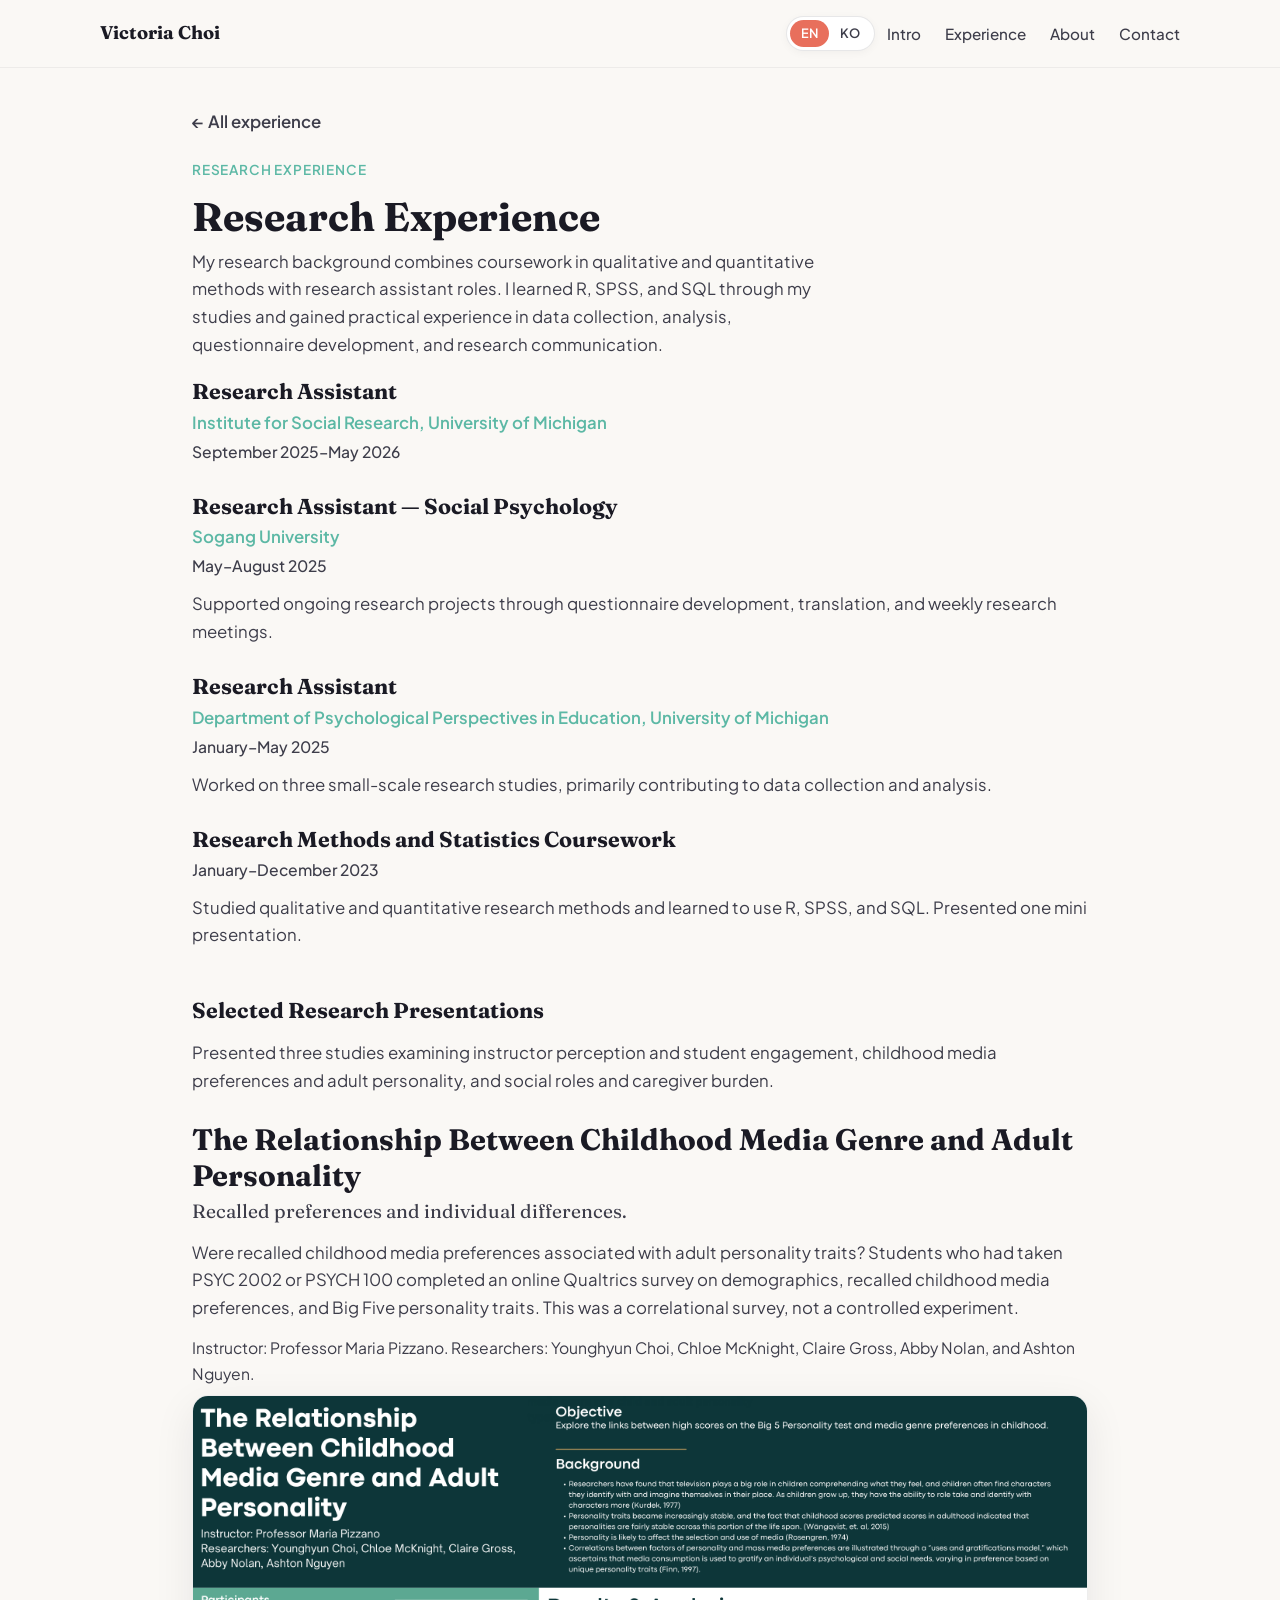
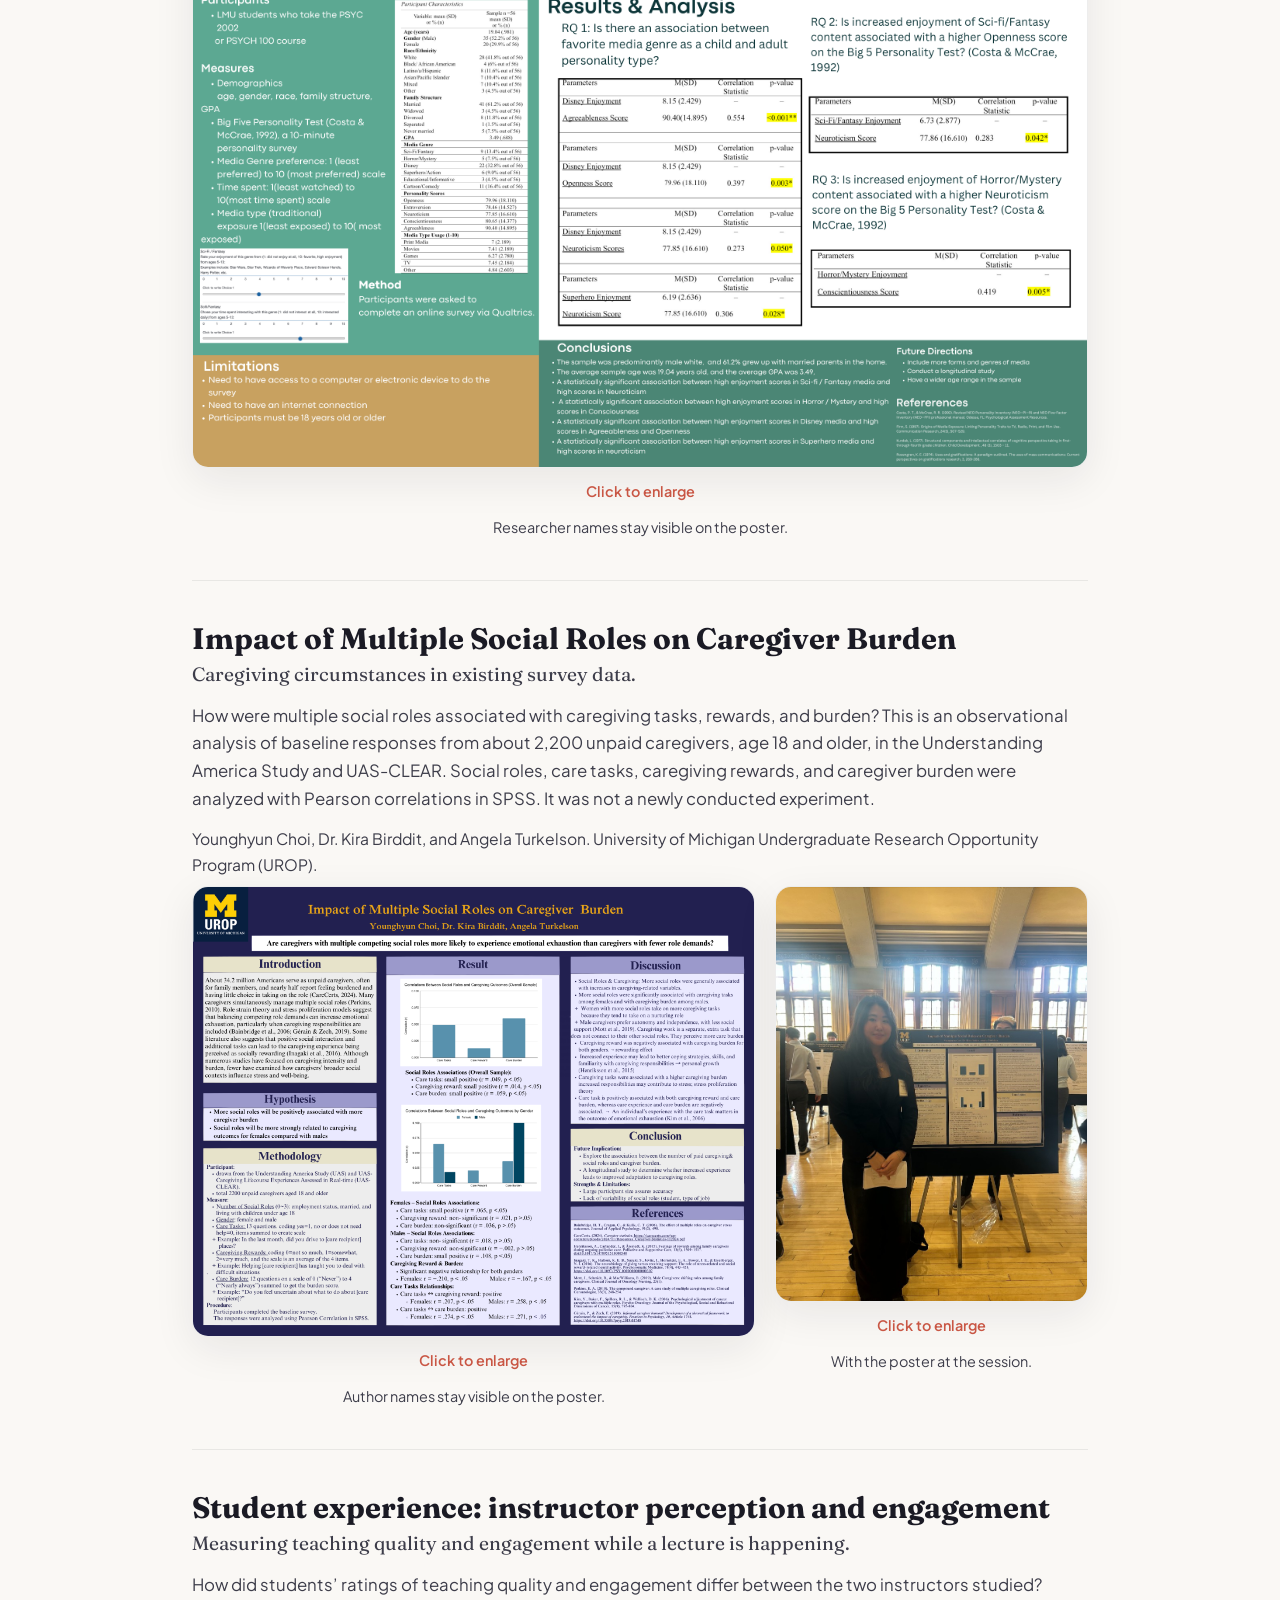
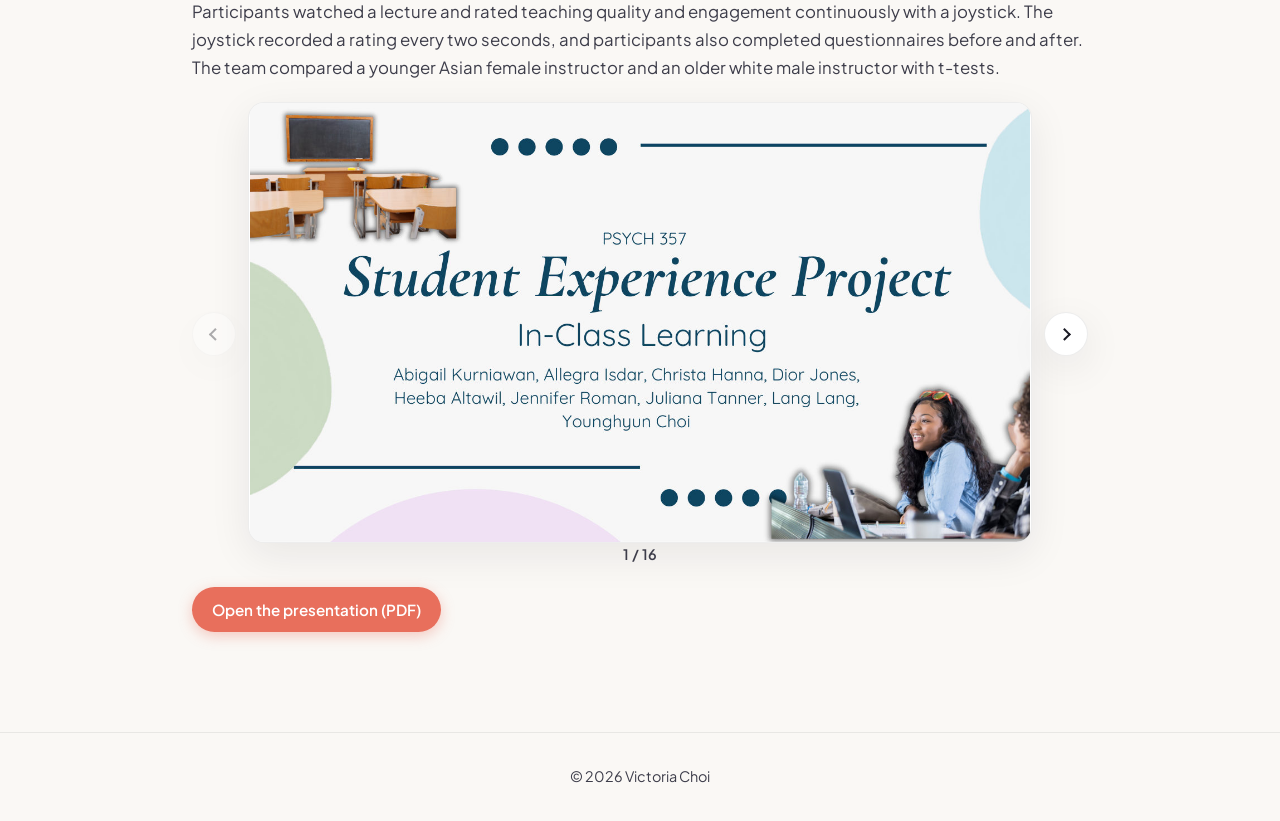
<file: research-experience.html>
<!DOCTYPE html>
<html lang="en">
  <head>
    <meta charset="UTF-8" />
    <meta name="viewport" content="width=device-width, initial-scale=1.0" />
    <meta
      id="meta-description"
      name="description"
      content="Research assistant roles and methods coursework, plus three psychology research presentations."
    />
    <title id="page-title">Research Experience | Victoria Choi</title>
    <link rel="preconnect" href="https://fonts.googleapis.com" />
    <link rel="preconnect" href="https://fonts.gstatic.com" crossorigin />
    <link
      href="https://fonts.googleapis.com/css2?family=Fraunces:opsz,wght@9..144,500;9..144,700&family=Plus+Jakarta+Sans:wght@400;500;600&display=swap"
      rel="stylesheet"
    />
    <link rel="stylesheet" href="styles.css" />
  </head>
  <body data-i18n-page="researchExp">
    <a class="skip-link" href="#main" data-i18n="skip">Skip to content</a>

    <header class="site-header">
      <div class="wrap header-inner">
        <a class="logo" href="index.html" data-i18n="footer.name">Victoria Choi</a>
        <div class="header-right">
          <div
            class="lang-switch"
            role="group"
            aria-label="Language"
            data-i18n-aria="lang.groupLabel"
          >
            <button
              type="button"
              class="lang-btn is-active"
              data-lang="en"
              aria-pressed="true"
            >
              EN
            </button>
            <button
              type="button"
              class="lang-btn"
              data-lang="ko"
              aria-pressed="false"
            >
              KO
            </button>
          </div>
          <button
            class="nav-toggle"
            type="button"
            aria-expanded="false"
            aria-controls="site-nav"
          >
            <span class="nav-toggle-label" data-i18n="nav.menu">Menu</span>
          </button>
          <nav id="site-nav" class="site-nav" data-i18n-aria="nav.aria">
            <a href="index.html#intro" data-i18n="nav.intro">Intro</a>
            <a href="index.html#experience" data-i18n="nav.experience">Experience</a>
            <a href="index.html#about" data-i18n="nav.about">About</a>
            <a href="index.html#contact" data-i18n="nav.contact">Contact</a>
          </nav>
        </div>
      </div>
    </header>

    <main id="main" class="case-study">
      <article class="wrap case-study-inner case-study-inner--wide">
        <a class="back-link" href="index.html#experience" data-i18n="detail.back"
          >← All experience</a
        >

        <header class="case-intro">
          <p class="eyebrow" data-i18n="detail.rx.eyebrow">Research experience</p>
          <h1 data-i18n="experience.researchTitle">Research Experience</h1>
          <p class="case-lead" data-i18n="detail.rx.intro">
            My research background combines coursework in qualitative and
            quantitative methods with research assistant roles. I learned R,
            SPSS, and SQL through my studies and gained practical experience in
            data collection, analysis, questionnaire development, and research
            communication.
          </p>
        </header>

        <ul class="research-roles">
          <li class="research-role">
            <h2 data-i18n="detail.rx.role1Title">Research Assistant</h2>
            <p class="case-meta" data-i18n="detail.rx.role1Org">
              Institute for Social Research, University of Michigan
            </p>
            <p class="case-dates" data-i18n="detail.rx.role1Dates">
              September 2025–May 2026
            </p>
          </li>
          <li class="research-role">
            <h2 data-i18n="detail.rx.role2Title">
              Research Assistant — Social Psychology
            </h2>
            <p class="case-meta" data-i18n="detail.rx.role2Org">Sogang University</p>
            <p class="case-dates" data-i18n="detail.rx.role2Dates">
              May–August 2025
            </p>
            <p data-i18n="detail.rx.role2Body">
              Supported ongoing research projects through questionnaire
              development, translation, and weekly research meetings.
            </p>
          </li>
          <li class="research-role">
            <h2 data-i18n="detail.rx.role3Title">Research Assistant</h2>
            <p class="case-meta" data-i18n="detail.rx.role3Org">
              Department of Psychological Perspectives in Education, University
              of Michigan
            </p>
            <p class="case-dates" data-i18n="detail.rx.role3Dates">
              January–May 2025
            </p>
            <p data-i18n="detail.rx.role3Body">
              Worked on three small-scale research studies, primarily
              contributing to data collection and analysis.
            </p>
          </li>
          <li class="research-role">
            <h2 data-i18n="detail.rx.role4Title">
              Research Methods and Statistics Coursework
            </h2>
            <p class="case-dates" data-i18n="detail.rx.role4Dates">
              January–December 2023
            </p>
            <p data-i18n="detail.rx.role4Body">
              Studied qualitative and quantitative research methods and learned
              to use R, SPSS, and SQL. Presented one mini presentation.
            </p>
          </li>
        </ul>

        <section class="case-block" aria-labelledby="selected-presentations">
          <h2 id="selected-presentations" data-i18n="detail.rx.presentationsTitle">
            Selected Research Presentations
          </h2>
          <p data-i18n="detail.rx.presentationsBody">
            Presented three studies examining instructor perception and student
            engagement, childhood media preferences and adult personality, and
            social roles and caregiver burden.
          </p>

        <section class="research-study" aria-labelledby="study-media">
          <h2 id="study-media" data-i18n="detail.rx.mediaTitle">
            The Relationship Between Childhood Media Genre and Adult Personality
          </h2>
          <p class="case-subtitle" data-i18n="detail.rx.mediaEmphasis">
            Recalled preferences and individual differences.
          </p>
          <p data-i18n="detail.rx.mediaBody">
            Were recalled childhood media preferences associated with adult
            personality traits? Students who had taken PSYC 2002 or PSYCH 100
            completed an online Qualtrics survey on demographics, recalled
            childhood media preferences, and Big Five personality traits. This
            was a correlational survey, not a controlled experiment.
          </p>
          <p class="case-credit" data-i18n="detail.rx.mediaCredit">
            Instructor: Professor Maria Pizzano. Researchers: Younghyun Choi,
            Chloe McKnight, Claire Gross, Abby Nolan, and Ashton Nguyen.
          </p>
          <figure class="poster-preview">
            <button
              type="button"
              class="poster-enlarge"
              data-i18n-aria="research.enlargeLabel"
              aria-label="Enlarge poster"
            >
              <img
                src="images/research/childhood-media-personality-poster.png"
                width="4608"
                height="3456"
                data-i18n-alt="detail.rx.mediaAlt"
                alt="Research poster titled The Relationship Between Childhood Media Genre and Adult Personality. The instructor and research team are listed on the poster."
              />
              <span class="poster-enlarge-hint" data-i18n="research.enlarge"
                >Click to enlarge</span
              >
            </button>
            <figcaption class="poster-caption" data-i18n="detail.rx.mediaCaption">
              Researcher names stay visible on the poster.
            </figcaption>
          </figure>
        </section>

        <section class="research-study" aria-labelledby="study-caregiver">
          <h2 id="study-caregiver" data-i18n="detail.rx.careTitle">
            Impact of Multiple Social Roles on Caregiver Burden
          </h2>
          <p class="case-subtitle" data-i18n="detail.rx.careEmphasis">
            Caregiving circumstances in existing survey data.
          </p>
          <p data-i18n="detail.rx.careBody">
            How were multiple social roles associated with caregiving tasks,
            rewards, and burden? This is an observational analysis of baseline
            responses from about 2,200 unpaid caregivers, age 18 and older, in
            the Understanding America Study and UAS-CLEAR. Social roles,
            care tasks, caregiving rewards, and caregiver burden were analyzed
            with Pearson correlations in SPSS. It was not a newly conducted
            experiment.
          </p>
          <p class="case-credit" data-i18n="detail.rx.careCredit">
            Younghyun Choi, Dr. Kira Birddit, and Angela Turkelson. University of
            Michigan Undergraduate Research Opportunity Program (UROP).
          </p>
          <div class="poster-pair">
            <figure class="poster-preview">
              <button
                type="button"
                class="poster-enlarge"
                data-i18n-aria="research.enlargeLabel"
                aria-label="Enlarge poster"
              >
                <img
                  src="images/research/caregiver-burden-poster.png"
                  width="3840"
                  height="3072"
                  data-i18n-alt="detail.rx.careAlt"
                  alt="Research poster titled Impact of Multiple Social Roles on Caregiver Burden, from University of Michigan UROP. The authors are listed on the poster."
                />
                <span class="poster-enlarge-hint" data-i18n="research.enlarge"
                  >Click to enlarge</span
                >
              </button>
              <figcaption class="poster-caption" data-i18n="detail.rx.careCaption">
                Author names stay visible on the poster.
              </figcaption>
            </figure>
            <figure class="poster-preview">
              <button
                type="button"
                class="poster-enlarge"
                data-i18n-aria="detail.rx.carePhotoEnlarge"
                aria-label="Enlarge photo"
              >
                <img
                  src="images/research/caregiver-burden-poster-session.png"
                  width="769"
                  height="1024"
                  data-i18n-alt="detail.rx.carePhotoAlt"
                  alt="Victoria Choi standing beside the Impact of Multiple Social Roles on Caregiver Burden poster."
                />
                <span class="poster-enlarge-hint" data-i18n="research.enlarge"
                  >Click to enlarge</span
                >
              </button>
              <figcaption class="poster-caption" data-i18n="detail.rx.carePhotoCaption">
                With the poster at the session.
              </figcaption>
            </figure>
          </div>
        </section>

        <section class="research-study" aria-labelledby="study-instructor">
          <h2 id="study-instructor" data-i18n="detail.rx.instTitle">
            Student experience: instructor perception and engagement
          </h2>
          <p class="case-subtitle" data-i18n="detail.rx.instEmphasis">
            Measuring teaching quality and engagement while a lecture is happening.
          </p>
          <p data-i18n="detail.rx.instBody">
            How did students’ ratings of teaching quality and engagement differ
            between the two instructors studied? Participants watched a lecture
            and rated teaching quality and engagement continuously with a
            joystick. The joystick recorded a rating every two seconds, and
            participants also completed questionnaires before and after. The team
            compared a younger Asian female instructor and an older white male
            instructor with t-tests.
          </p>
          <div
            class="slide-carousel"
            data-slide-base="images/research/instructor-slides/slide-"
            data-slide-count="16"
            tabindex="0"
          >
            <button
              type="button"
              class="slide-arrow slide-arrow-prev"
              data-i18n-aria="research.prevSlide"
              aria-label="Previous slide"
            >
              <span class="chevron chevron-left" aria-hidden="true"></span>
            </button>
            <div class="slide-stage">
              <img
                src="images/research/instructor-slides/slide-01.jpg"
                width="1400"
                height="788"
                alt="Student experience presentation, slide 1"
              />
              <p class="slide-status" aria-live="polite">1 / 16</p>
            </div>
            <button
              type="button"
              class="slide-arrow slide-arrow-next"
              data-i18n-aria="research.nextSlide"
              aria-label="Next slide"
            >
              <span class="chevron chevron-right" aria-hidden="true"></span>
            </button>
          </div>
          <p class="case-app-link-wrap">
            <a
              class="btn btn-primary"
              href="documents/psych-final-presentation.pdf"
              target="_blank"
              rel="noopener noreferrer"
              data-i18n="detail.rx.instPdf"
              >Open the presentation (PDF)</a
            >
          </p>
        </section>
        </section>
      </article>
    </main>

    <dialog id="poster-dialog" class="poster-dialog">
      <button type="button" class="poster-dialog-close" data-i18n="research.close">
        Close
      </button>
      <img alt="" />
    </dialog>

    <footer class="site-footer">
      <div class="wrap">
        <p>
          © <span id="year"></span>
          <span data-i18n="footer.name">Victoria Choi</span>
        </p>
      </div>
    </footer>

    <script src="script.js"></script>
  </body>
</html>
</file>
<file: styles.css>
/* --- Variables --- */
:root {
  --ink: #1a1a24;
  --ink-soft: #3d3d4a;
  --paper: #faf8f5;
  --paper-alt: #f0ebe3;
  --coral: #e86f5c;
  --coral-dark: #c95644;
  --mint: #5cb8a5;
  --lavender: #9b8fd4;
  --radius: 16px;
  --radius-sm: 10px;
  --shadow: 0 12px 40px rgba(26, 26, 36, 0.08);
  --font-body: "Plus Jakarta Sans", system-ui, sans-serif;
  --font-display: "Fraunces", Georgia, serif;
  --max-width: 1080px;
}

*,
*::before,
*::after {
  box-sizing: border-box;
}

html {
  scroll-behavior: smooth;
}

body {
  margin: 0;
  font-family: var(--font-body);
  font-size: 1.05rem;
  line-height: 1.65;
  color: var(--ink);
  background: var(--paper);
}

img {
  max-width: 100%;
  height: auto;
}

a {
  color: var(--coral-dark);
}

a:hover {
  color: var(--coral);
}

.wrap {
  width: min(100% - 2rem, var(--max-width));
  margin-inline: auto;
}

.skip-link {
  position: absolute;
  left: -9999px;
  top: 0;
  padding: 0.75rem 1rem;
  background: var(--ink);
  color: white;
  z-index: 100;
}

.skip-link:focus {
  left: 1rem;
  top: 1rem;
}

/* --- Header --- */
.site-header {
  position: sticky;
  top: 0;
  z-index: 50;
  background: rgba(250, 248, 245, 0.92);
  backdrop-filter: blur(10px);
  border-bottom: 1px solid rgba(26, 26, 36, 0.06);
}

.header-inner {
  display: flex;
  align-items: center;
  justify-content: space-between;
  padding: 1rem 0;
  gap: 1rem;
}

.header-right {
  display: flex;
  align-items: center;
  gap: 0.75rem;
}

.lang-switch {
  display: inline-flex;
  padding: 3px;
  border-radius: 999px;
  background: white;
  border: 1px solid rgba(26, 26, 36, 0.1);
  box-shadow: 0 2px 8px rgba(26, 26, 36, 0.04);
}

.lang-btn {
  border: none;
  background: transparent;
  font: inherit;
  font-size: 0.8rem;
  font-weight: 600;
  letter-spacing: 0.04em;
  padding: 0.35rem 0.65rem;
  border-radius: 999px;
  cursor: pointer;
  color: var(--ink-soft);
  line-height: 1.2;
}

.lang-btn:hover {
  color: var(--ink);
}

.lang-btn.is-active {
  background: var(--coral);
  color: white;
}

.lang-btn.is-active:hover {
  color: white;
}

.logo {
  font-family: var(--font-display);
  font-weight: 700;
  font-size: 1.15rem;
  text-decoration: none;
  color: var(--ink);
}

.site-nav {
  display: flex;
  gap: 1.5rem;
}

.site-nav a {
  text-decoration: none;
  color: var(--ink-soft);
  font-weight: 500;
  font-size: 0.95rem;
}

.site-nav a:hover {
  color: var(--coral);
}

.nav-toggle {
  display: none;
  border: 1px solid rgba(26, 26, 36, 0.12);
  background: white;
  border-radius: var(--radius-sm);
  padding: 0.5rem 0.85rem;
  font: inherit;
  cursor: pointer;
}

/* --- Hero --- */
.hero {
  padding: 3.5rem 0 4rem;
}

.hero-grid {
  display: grid;
  gap: 2.5rem;
  align-items: center;
}

@media (min-width: 768px) {
  .hero-grid {
    grid-template-columns: 1.2fr 0.8fr;
  }
}

.eyebrow {
  font-size: 0.85rem;
  font-weight: 600;
  letter-spacing: 0.06em;
  text-transform: uppercase;
  color: var(--mint);
  margin: 0 0 0.75rem;
}

.hero h1 {
  font-family: var(--font-display);
  font-size: clamp(2rem, 5vw, 2.75rem);
  line-height: 1.15;
  margin: 0 0 1.25rem;
  font-weight: 700;
}

.hero-accent {
  display: block;
  color: var(--coral);
  font-weight: 500;
  margin-top: 0.35rem;
}

.lead {
  color: var(--ink-soft);
  margin: 0 0 1rem;
  max-width: 38em;
}

.hero-actions {
  display: flex;
  flex-wrap: wrap;
  gap: 0.75rem;
  margin-top: 1.5rem;
}

.btn {
  display: inline-block;
  padding: 0.65rem 1.25rem;
  border-radius: 999px;
  font-weight: 600;
  font-size: 0.95rem;
  text-decoration: none;
  transition: transform 0.15s ease, box-shadow 0.15s ease;
}

.btn:hover {
  transform: translateY(-1px);
}

.btn-primary {
  background: var(--coral);
  color: white;
  box-shadow: 0 4px 14px rgba(232, 111, 92, 0.35);
}

.btn-primary:hover {
  color: white;
  background: var(--coral-dark);
}

.btn-ghost {
  border: 2px solid var(--ink);
  color: var(--ink);
}

.btn-ghost:hover {
  color: var(--ink);
  background: white;
}

.hero-photo {
  margin: 0;
  max-width: 22rem;
  justify-self: center;
  width: 100%;
}

.hero-photo img {
  display: block;
  width: 100%;
  height: auto;
  aspect-ratio: 4 / 5;
  object-fit: cover;
  border-radius: var(--radius);
  box-shadow: var(--shadow);
}

/* --- Sections --- */
.section {
  padding: 4rem 0;
}

.section-alt {
  background: var(--paper-alt);
}

.section-header {
  max-width: 42em;
  margin-bottom: 2rem;
}

.section-header h2,
.about-grid h2,
.contact-block h2 {
  font-family: var(--font-display);
  font-size: clamp(1.75rem, 4vw, 2.25rem);
  margin: 0 0 0.75rem;
}

.section-header p {
  color: var(--ink-soft);
  margin: 0;
}

.card-list {
  list-style: none;
  padding: 0;
  margin: 0;
  display: grid;
  gap: 1.25rem;
}

@media (min-width: 640px) {
  .card-list {
    grid-template-columns: repeat(2, 1fr);
  }
}

@media (min-width: 900px) {
  .card-list {
    grid-template-columns: repeat(4, 1fr);
  }
}

.card {
  background: white;
  border-radius: var(--radius);
  padding: 1.5rem;
  box-shadow: var(--shadow);
  border: 1px solid rgba(26, 26, 36, 0.04);
}

.card-link {
  display: flex;
  flex-direction: column;
  height: 100%;
  text-decoration: none;
  color: inherit;
  transition: transform 0.15s ease, box-shadow 0.15s ease, border-color 0.15s ease;
}

.card-link:hover {
  transform: translateY(-3px);
  box-shadow: 0 16px 48px rgba(26, 26, 36, 0.12);
  border-color: rgba(232, 111, 92, 0.25);
}

.card-more {
  display: inline-block;
  margin-top: 1.25rem;
  font-weight: 600;
  font-size: 0.9rem;
  color: var(--coral-dark);
}

.card-link:hover .card-more {
  color: var(--coral);
}

.card h3 {
  font-family: var(--font-display);
  font-size: 1.25rem;
  margin: 0 0 0.35rem;
}

.card-count {
  margin-left: 0.35rem;
  color: var(--ink);
}

.card-role {
  font-size: 0.92rem;
  font-weight: 600;
  color: var(--ink-soft);
  margin: 0;
  line-height: 1.45;
  flex: 1;
}

/* --- Case study pages --- */
.case-study {
  padding: 2.5rem 0 4rem;
}

.case-study-inner {
  max-width: 40em;
}

.case-logo {
  display: block;
  width: 7rem;
  height: auto;
  border-radius: 1.25rem;
  margin-bottom: 2rem;
  box-shadow: var(--shadow);
}

.case-figure {
  margin: 1.5rem 0 0;
  padding: 0;
}

.case-figure img {
  display: block;
  width: 100%;
  height: auto;
  border-radius: var(--radius);
  box-shadow: var(--shadow);
  background: #0a0a0a;
}

.case-figure figcaption {
  margin-top: 0.65rem;
  font-size: 0.9rem;
  color: var(--ink-soft);
  text-align: center;
}

.back-link {
  display: inline-block;
  margin-bottom: 1.5rem;
  font-weight: 600;
  text-decoration: none;
  color: var(--ink-soft);
}

.back-link:hover {
  color: var(--coral);
}

.case-study h1 {
  font-family: var(--font-display);
  font-size: clamp(2rem, 4vw, 2.5rem);
  margin: 0 0 0.5rem;
  line-height: 1.15;
}

.case-meta {
  font-weight: 600;
  color: var(--mint);
  margin: 0 0 0.35rem;
}

.case-dates {
  font-weight: 500;
  color: var(--ink-soft);
  margin: 0 0 2rem;
  font-size: 0.98rem;
}

.case-subblock {
  margin-bottom: 1.5rem;
}

.case-subblock:last-child {
  margin-bottom: 0;
}

.case-subblock h3 {
  font-family: var(--font-display);
  font-size: 1.1rem;
  margin: 0 0 0.4rem;
}

.case-subblock p {
  margin: 0;
  color: var(--ink-soft);
}

.case-block {
  margin-bottom: 2.25rem;
}

.case-block h2 {
  font-family: var(--font-display);
  font-size: 1.35rem;
  margin: 0 0 0.65rem;
}

.case-block p {
  margin: 0;
  color: var(--ink-soft);
}

.case-block > p + p,
.case-block > .case-notice + p,
.case-block > .case-list + p,
.case-block > p + .case-list,
.case-block > p + .case-split,
.case-block > p + .case-app-link-wrap {
  margin-top: 0.9rem;
}

.case-study-inner--wide {
  max-width: min(100% - 2rem, 56rem);
}

.case-kisa-acronym {
  margin: 0 0 1.25rem;
  font-size: 0.98rem;
  font-weight: 500;
  color: var(--ink-soft);
}

.case-logo--lg {
  width: 12rem;
  margin-top: 1.5rem;
  border-radius: 0;
  box-shadow: none;
  background: transparent;
}

.case-logo--kisa {
  width: 9rem;
  margin-bottom: 2rem;
  box-shadow: none;
  background: transparent;
}

.sns-posts-row {
  display: grid;
  grid-template-columns: repeat(3, minmax(0, 1fr));
  gap: 1rem;
  align-items: start;
  margin-top: 1rem;
}

@media (max-width: 900px) {
  .sns-posts-row {
    grid-auto-flow: column;
    grid-auto-columns: min(82vw, 300px);
    grid-template-columns: none;
    overflow-x: auto;
    scroll-snap-type: x mandatory;
    -webkit-overflow-scrolling: touch;
    padding-bottom: 0.5rem;
  }

  .sns-post {
    scroll-snap-align: start;
  }
}

.sns-post {
  min-width: 0;
}

.sns-post-title {
  font-family: var(--font-display);
  font-size: 1rem;
  line-height: 1.35;
  margin: 0 0 0.75rem;
}

.sns-stats {
  display: grid;
  grid-template-columns: repeat(2, 1fr);
  gap: 0.75rem;
  margin: 1.25rem 0 0;
}

@media (min-width: 640px) {
  .sns-stats {
    grid-template-columns: repeat(4, 1fr);
  }
}

.sns-stats div {
  display: flex;
  flex-direction: column-reverse;
  padding: 1rem 1.1rem;
  background: white;
  border-radius: var(--radius-sm);
  border: 1px solid rgba(26, 26, 36, 0.06);
  box-shadow: var(--shadow);
}

.sns-stats dd {
  margin: 0;
  font-family: var(--font-display);
  font-size: 1.75rem;
  font-weight: 700;
  color: var(--coral-dark);
  line-height: 1.1;
}

.sns-stats dt {
  margin-top: 0.25rem;
  font-size: 0.85rem;
  color: var(--ink-soft);
}

.sns-group-title {
  font-family: var(--font-display);
  font-size: 1.1rem;
  margin: 2.5rem 0 0;
}

.sns-posts-row--media {
  margin-top: 1.5rem;
}

.sns-posts-row--media .sns-figure--single {
  margin-top: 0;
}

.sns-video {
  display: block;
  width: 100%;
  aspect-ratio: 4 / 5;
  object-fit: contain;
  background: #0a0a0a;
  border-radius: var(--radius-sm);
  border: 1px solid rgba(26, 26, 36, 0.08);
  box-shadow: var(--shadow);
}

.sns-slider-controls {
  display: flex;
  align-items: center;
  justify-content: center;
  gap: 0.65rem;
  margin-bottom: 0.5rem;
}

.sns-slider-controls[hidden] {
  display: none;
}

.sns-slider-btn {
  width: 2.25rem;
  height: 2.25rem;
  border-radius: 999px;
  border: 1px solid rgba(26, 26, 36, 0.12);
  background: white;
  font-size: 1.35rem;
  line-height: 1;
  cursor: pointer;
  color: var(--ink);
  display: inline-flex;
  align-items: center;
  justify-content: center;
  padding: 0;
}

.sns-slider-btn:hover {
  border-color: var(--coral);
  color: var(--coral-dark);
}

.sns-slider-btn:focus-visible {
  outline: 2px solid var(--coral);
  outline-offset: 2px;
}

.sns-slider-count {
  font-size: 0.85rem;
  font-weight: 600;
  color: var(--ink-soft);
  min-width: 2.5rem;
  text-align: center;
}

.sns-slider-viewport {
  position: relative;
}

.sns-slide {
  display: none;
  margin: 0;
}

.sns-slide.is-active {
  display: block;
}

.sns-figure {
  margin: 0;
}

.sns-figure img {
  display: block;
  width: 100%;
  height: auto;
  border-radius: var(--radius-sm);
  border: 1px solid rgba(26, 26, 36, 0.08);
  box-shadow: var(--shadow);
}

.sns-figure--single {
  max-width: none;
  /* Align with carousel images (below ‹ 1/3 › controls) */
  margin-top: 2.75rem;
}

.case-block-lead {
  margin-bottom: 1rem;
}

.kisa-events-role-label {
  margin: 0 0 0.35rem;
  font-size: 0.92rem;
  font-weight: 600;
  color: var(--ink);
}

.kisa-events-role {
  margin-bottom: 1.5rem;
}

.kisa-events-row {
  display: grid;
  grid-template-columns: repeat(3, minmax(0, 1fr));
  gap: 1.25rem;
  align-items: start;
}

@media (max-width: 900px) {
  .kisa-events-row {
    grid-template-columns: 1fr;
    gap: 2rem;
  }
}

.kisa-event-card {
  min-width: 0;
}

.kisa-event-title {
  font-family: var(--font-display);
  font-size: 1rem;
  line-height: 1.35;
  margin: 0 0 0.4rem;
}

.kisa-event-meta {
  margin: 0 0 0.75rem;
  font-size: 0.88rem;
  line-height: 1.45;
  color: var(--ink-soft);
}

.kisa-event-figure {
  margin: 0;
}

.kisa-event-figure img {
  display: block;
  width: 100%;
  height: auto;
  border-radius: var(--radius-sm);
  border: 1px solid rgba(26, 26, 36, 0.08);
  box-shadow: var(--shadow);
}

.case-subtitle {
  font-family: var(--font-display);
  font-size: 1.2rem;
  color: var(--ink-soft);
  margin: 0 0 1rem;
  line-height: 1.35;
}

.case-lead {
  color: var(--ink-soft);
  margin: 0 0 1.25rem;
  max-width: 38em;
}

.case-app-link-wrap {
  margin: 0 0 1.5rem;
}

.case-facts-grid {
  display: grid;
  gap: 1rem 1.5rem;
  margin: 0 0 1.5rem;
  padding: 1.25rem;
  background: white;
  border-radius: var(--radius);
  box-shadow: var(--shadow);
  border: 1px solid rgba(26, 26, 36, 0.04);
}

@media (min-width: 540px) {
  .case-facts-grid {
    grid-template-columns: repeat(2, 1fr);
  }
}

.case-facts-grid dt {
  font-size: 0.8rem;
  font-weight: 600;
  text-transform: uppercase;
  letter-spacing: 0.04em;
  color: var(--mint);
  margin-bottom: 0.2rem;
}

.case-facts-grid dd {
  margin: 0;
  font-weight: 500;
  color: var(--ink);
  font-size: 0.98rem;
}

.case-list {
  margin: 0.5rem 0 1.25rem;
  padding-left: 1.25rem;
  color: var(--ink-soft);
}

.case-list li {
  margin-bottom: 0.4rem;
}

.case-split {
  display: grid;
  gap: 1.25rem;
}

@media (min-width: 640px) {
  .case-split {
    grid-template-columns: 1fr 1fr;
  }
}

.case-split-heading {
  font-family: var(--font-display);
  font-size: 1.05rem;
  margin: 0 0 0.4rem;
}

.case-split-col p {
  margin: 0;
  font-size: 0.98rem;
  color: var(--ink-soft);
}

.case-steps {
  margin: 0.75rem 0 0;
  padding-left: 1.25rem;
  color: var(--ink-soft);
}

.case-steps li {
  margin-bottom: 0.65rem;
}

.case-steps strong {
  color: var(--ink);
}

.brief-preview {
  margin-top: 0.75rem;
}

.brief-tabs {
  display: flex;
  gap: 0.5rem;
  margin-bottom: 0;
}

.brief-tab {
  flex: 1;
  border: 1px solid rgba(26, 26, 36, 0.12);
  border-bottom: none;
  border-radius: var(--radius-sm) var(--radius-sm) 0 0;
  background: var(--paper-alt);
  font: inherit;
  font-weight: 600;
  font-size: 0.95rem;
  padding: 0.65rem 1rem;
  cursor: pointer;
  color: var(--ink-soft);
}

.brief-tab:hover {
  color: var(--ink);
}

.brief-tab.is-active {
  background: white;
  color: var(--coral-dark);
  border-color: rgba(232, 111, 92, 0.35);
}

.brief-tab:focus-visible {
  outline: 2px solid var(--coral);
  outline-offset: 2px;
}

.brief-doc {
  background: white;
  border: 1px solid rgba(26, 26, 36, 0.1);
  border-radius: 0 var(--radius) var(--radius) var(--radius);
  padding: 1.25rem 1rem;
  box-shadow: var(--shadow);
  font-size: 0.95rem;
}

.brief-doc.is-hidden {
  display: none;
}

.brief-doc-title {
  font-weight: 700;
  letter-spacing: 0.03em;
  margin: 0 0 0.5rem;
  font-size: 0.85rem;
}

.brief-doc-prepared {
  margin: 0 0 1rem;
  color: var(--ink-soft);
  font-size: 0.9rem;
}

.brief-week-title {
  font-family: var(--font-display);
  font-size: 1.05rem;
  margin: 0 0 0.75rem;
}

.brief-label {
  font-weight: 600;
  margin: 0.75rem 0 0.25rem;
  color: var(--ink);
  font-size: 0.9rem;
}

.brief-note {
  margin-top: 1rem;
  padding: 0.75rem 1rem;
  background: var(--paper-alt);
  border-radius: var(--radius-sm);
  font-size: 0.9rem;
  font-weight: 600;
  color: var(--ink-soft);
}

.brief-footnote {
  margin: 1rem 0 0;
  font-size: 0.9rem;
  color: var(--ink-soft);
  font-style: italic;
}

.brief-table-wrap {
  overflow-x: auto;
  margin-top: 0.75rem;
  -webkit-overflow-scrolling: touch;
}

.brief-table {
  width: 100%;
  min-width: 280px;
  border-collapse: collapse;
  font-size: 0.88rem;
}

.brief-table th,
.brief-table td {
  border: 1px solid rgba(26, 26, 36, 0.1);
  padding: 0.5rem 0.65rem;
  text-align: left;
  vertical-align: top;
}

.brief-table th {
  background: var(--paper-alt);
  font-weight: 600;
}

.content-example {
  background: white;
  border-radius: var(--radius);
  padding: 1.25rem;
  margin-bottom: 1.25rem;
  box-shadow: var(--shadow);
  border: 1px solid rgba(26, 26, 36, 0.04);
}

.content-badge {
  display: inline-block;
  font-size: 0.75rem;
  font-weight: 700;
  letter-spacing: 0.04em;
  text-transform: uppercase;
  padding: 0.25rem 0.55rem;
  border-radius: 999px;
  background: rgba(92, 184, 165, 0.2);
  color: #2a7a6a;
  margin-bottom: 0.75rem;
}

.content-badge--team {
  background: rgba(155, 143, 212, 0.25);
  color: #5a4d9e;
}

.content-video-wrap {
  margin-bottom: 1rem;
  border-radius: var(--radius-sm);
  overflow: hidden;
  background: #0a0a0a;
  border: 1px solid rgba(26, 26, 36, 0.08);
}

.content-video {
  display: block;
  width: 100%;
  max-height: 28rem;
  height: auto;
  vertical-align: middle;
}

.media-placeholder {
  display: flex;
  align-items: center;
  justify-content: center;
  min-height: 10rem;
  padding: 1rem;
  text-align: center;
  border: 2px dashed rgba(26, 26, 36, 0.15);
  border-radius: var(--radius-sm);
  background: var(--paper-alt);
  color: var(--ink-soft);
  font-size: 0.9rem;
  line-height: 1.45;
  margin-bottom: 1rem;
}

.media-placeholder--collage {
  min-height: 8rem;
}

.case-content-intro {
  color: var(--ink-soft);
  margin: 0 0 1.25rem;
  max-width: 38em;
}

.case-notice {
  margin: 0 0 1.5rem;
  padding: 0.85rem 1rem;
  font-size: 0.92rem;
  line-height: 1.55;
  color: var(--ink-soft);
  background: var(--paper-alt);
  border-radius: var(--radius-sm);
  border-left: 3px solid var(--mint);
  max-width: 38em;
}

.reels-showcase {
  margin-bottom: 2rem;
  padding: 1.25rem;
  background: white;
  border-radius: var(--radius);
  box-shadow: var(--shadow);
  border: 1px solid rgba(26, 26, 36, 0.04);
}

.reels-showcase-title {
  font-family: var(--font-display);
  font-size: 1.2rem;
  margin: 0 0 0.35rem;
}

.reels-showcase-note,
.reels-showcase-caption {
  font-size: 0.92rem;
  color: var(--ink-soft);
  margin: 0 0 1rem;
}

.reels-showcase-caption {
  margin: 1rem 0 0;
  font-style: italic;
}

.reels-grid-duo {
  display: grid;
  gap: 1rem;
}

@media (min-width: 640px) {
  .reels-grid-duo {
    grid-template-columns: 1fr 1fr;
    align-items: start;
  }
}

.reels-grid-figure {
  margin: 0;
}

.reels-grid-figure img {
  display: block;
  width: 100%;
  height: auto;
  border-radius: var(--radius-sm);
  border: 1px solid rgba(26, 26, 36, 0.08);
  background: #0a0a0a;
}

.content-example-title {
  font-family: var(--font-display);
  font-size: 1.15rem;
  margin: 0 0 0.5rem;
}

.content-example p {
  margin: 0 0 0.45rem;
  font-size: 0.95rem;
  color: var(--ink-soft);
}

.content-meta-label {
  font-weight: 600;
  color: var(--ink);
}

.case-figure--small {
  margin-top: 0.5rem;
}

.case-figure--small .media-placeholder {
  margin-bottom: 0;
}

/* --- About --- */
/* --- Certifications & skills --- */
.skills-grid {
  display: grid;
  gap: 1.25rem;
}

@media (min-width: 768px) {
  .skills-grid {
    grid-template-columns: 1fr 1fr;
    align-items: start;
  }
}

.cert-list {
  list-style: none;
  padding: 0;
  margin: 1rem 0 0;
}

.cert-list li {
  display: flex;
  flex-direction: column;
  gap: 0.1rem;
  padding: 0.75rem 0;
  border-top: 1px solid rgba(26, 26, 36, 0.08);
}

.cert-list li:first-child {
  border-top: none;
  padding-top: 0;
}

.cert-name {
  font-weight: 600;
  line-height: 1.4;
}

.cert-meta {
  font-size: 0.88rem;
  color: var(--ink-soft);
}

.skill-group {
  margin-top: 1rem;
}

.skill-group h4 {
  font-size: 0.85rem;
  font-weight: 600;
  text-transform: uppercase;
  letter-spacing: 0.06em;
  color: var(--coral-dark);
  margin: 0 0 0.5rem;
}

.skill-tags {
  list-style: none;
  padding: 0;
  margin: 0;
  display: flex;
  flex-wrap: wrap;
  gap: 0.45rem;
}

.skill-tags li {
  font-size: 0.88rem;
  padding: 0.3rem 0.75rem;
  border-radius: 999px;
  background: var(--paper);
  border: 1px solid rgba(26, 26, 36, 0.1);
}

.about-grid {
  display: grid;
  gap: 2rem;
}

@media (min-width: 768px) {
  .about-grid {
    grid-template-columns: 1.4fr 0.9fr;
    align-items: start;
  }
}

.about-grid p {
  color: var(--ink-soft);
}

.about-aside {
  background: white;
  border-radius: var(--radius);
  padding: 1.5rem;
  box-shadow: var(--shadow);
}

.about-aside-title {
  font-size: 0.85rem;
  text-transform: uppercase;
  letter-spacing: 0.05em;
  margin: 0 0 1rem;
  color: var(--ink-soft);
}

.facts {
  margin: 0;
}

.facts div {
  margin-bottom: 1rem;
}

.facts div:last-child {
  margin-bottom: 0;
}

.facts dt {
  font-weight: 600;
  font-size: 0.9rem;
  margin-bottom: 0.15rem;
}

.facts dd {
  margin: 0;
  color: var(--ink-soft);
  font-size: 0.95rem;
}

/* --- Contact --- */
.contact-block {
  text-align: center;
  max-width: 36em;
}

.contact-block p {
  color: var(--ink-soft);
}

.contact-links {
  list-style: none;
  padding: 0;
  margin: 1.5rem 0 0;
  display: flex;
  flex-wrap: wrap;
  justify-content: center;
  gap: 1rem 2rem;
}

.contact-links a {
  font-weight: 600;
  font-size: 1.1rem;
}

/* --- Footer --- */
.site-footer {
  padding: 2rem 0;
  border-top: 1px solid rgba(26, 26, 36, 0.08);
  text-align: center;
  font-size: 0.9rem;
  color: var(--ink-soft);
}

.site-footer p {
  margin: 0;
}

.research-roles {
  list-style: none;
  margin: 0 0 2.75rem;
  padding: 0;
  display: grid;
  gap: 1.75rem;
}

.research-role h2 {
  font-family: var(--font-display);
  font-size: 1.35rem;
  line-height: 1.25;
  margin: 0 0 0.2rem;
}

.research-role .case-meta,
.research-role .case-dates {
  margin: 0;
}

.research-role .case-dates {
  margin-top: 0.15rem;
}

.research-role p:not(.case-meta):not(.case-dates) {
  margin: 0.7rem 0 0;
  color: var(--ink-soft);
}

.case-block > .research-study + .case-app-link-wrap {
  margin-top: 0.35rem;
}

.case-block > p + .research-study {
  margin-top: 1.75rem;
}

.research-study {
  margin: 0 0 2.5rem;
  padding-bottom: 2.5rem;
  border-bottom: 1px solid rgba(26, 26, 36, 0.08);
}

.research-study:last-of-type {
  margin-bottom: 0;
  padding-bottom: 0;
  border-bottom: none;
}

.research-study h2 {
  font-family: var(--font-display);
  font-size: clamp(1.45rem, 3vw, 1.85rem);
  line-height: 1.2;
  margin: 0 0 0.35rem;
}

.research-details {
  margin-top: 1rem;
  background: white;
  border-radius: var(--radius);
  border: 1px solid rgba(26, 26, 36, 0.06);
  box-shadow: var(--shadow);
}

.research-details summary {
  cursor: pointer;
  font-weight: 600;
  padding: 0.9rem 1.1rem;
  list-style: none;
  display: flex;
  align-items: center;
  justify-content: space-between;
  gap: 1rem;
}

.research-details summary::-webkit-details-marker {
  display: none;
}

.research-details summary::after {
  content: "+";
  color: var(--coral-dark);
  font-size: 1.25rem;
  line-height: 1;
}

.research-details[open] summary::after {
  content: "–";
}

.research-details summary:focus-visible {
  outline: 2px solid var(--coral);
  outline-offset: 2px;
}

.research-details-body {
  padding: 0 1.1rem 1.1rem;
}

.research-study > p {
  margin: 0.85rem 0 0;
  color: var(--ink-soft);
}

.research-study .case-subtitle {
  margin-top: 0.35rem;
}

.research-study .case-app-link-wrap {
  margin-top: 1.25rem;
}

.research-details-body p {
  margin: 0;
  color: var(--ink-soft);
}
.research-details-body p + p,
.research-details-body .case-notice + p,
.research-details-body p + .case-list,
.research-details-body .case-list + p {
  margin-top: 0.85rem;
}

.research-details .case-notice {
  margin-top: 0;
}

.case-credit {
  margin: 0 0 0.5rem;
  color: var(--ink-soft);
  font-size: 0.98rem;
}

.poster-preview {
  margin: 0.5rem 0 0;
}

.poster-pair {
  display: grid;
  grid-template-columns: minmax(0, 1.35fr) minmax(0, 0.75fr);
  gap: 1rem 1.25rem;
  align-items: start;
  margin-top: 0.5rem;
}

.poster-pair .poster-preview {
  margin-top: 0;
}

@media (max-width: 720px) {
  .poster-pair {
    grid-template-columns: 1fr;
  }
}

.poster-enlarge {
  display: block;
  width: 100%;
  margin: 0;
  padding: 0;
  border: none;
  background: transparent;
  font: inherit;
  color: inherit;
  cursor: zoom-in;
  text-align: center;
  border-radius: var(--radius);
}

.poster-enlarge img {
  display: block;
  width: 100%;
  height: auto;
  border-radius: var(--radius);
  border: 1px solid rgba(26, 26, 36, 0.08);
  box-shadow: var(--shadow);
  background: white;
}

.poster-enlarge-hint {
  display: inline-block;
  margin-top: 0.75rem;
  font-weight: 600;
  font-size: 0.9rem;
  color: var(--coral-dark);
}

.poster-enlarge:hover .poster-enlarge-hint,
.poster-enlarge:focus-visible .poster-enlarge-hint {
  color: var(--coral);
}

.poster-enlarge:focus-visible {
  outline: 2px solid var(--coral);
  outline-offset: 3px;
}

.poster-caption {
  margin: 0.75rem 0 0;
  font-size: 0.9rem;
  color: var(--ink-soft);
  text-align: center;
}

.slide-carousel {
  display: grid;
  grid-template-columns: auto minmax(0, 1fr) auto;
  align-items: center;
  gap: 0.75rem;
  margin-top: 1.25rem;
}

.slide-carousel:focus-visible {
  outline: 2px solid var(--coral);
  outline-offset: 4px;
  border-radius: var(--radius);
}

.slide-stage img {
  display: block;
  width: 100%;
  height: auto;
  aspect-ratio: 1400 / 788;
  object-fit: contain;
  background: white;
  border-radius: var(--radius);
  border: 1px solid rgba(26, 26, 36, 0.08);
  box-shadow: var(--shadow);
}

.slide-status {
  margin: 0.65rem 0 0;
  text-align: center;
  font-size: 0.9rem;
  font-weight: 600;
  color: var(--ink-soft);
}

.slide-arrow {
  display: grid;
  place-items: center;
  width: 2.75rem;
  height: 2.75rem;
  padding: 0;
  border: 1px solid rgba(26, 26, 36, 0.08);
  border-radius: 50%;
  background: white;
  color: var(--ink);
  box-shadow: var(--shadow);
  cursor: pointer;
}

.slide-arrow:hover:not(:disabled) {
  color: var(--coral-dark);
  border-color: rgba(232, 111, 92, 0.35);
}

.slide-arrow:focus-visible {
  outline: 2px solid var(--coral);
  outline-offset: 2px;
}

.slide-arrow:disabled {
  opacity: 0.35;
  cursor: default;
}

.chevron {
  display: block;
  width: 0.55rem;
  height: 0.55rem;
  border-right: 2px solid currentColor;
  border-bottom: 2px solid currentColor;
}

.chevron-left {
  transform: rotate(135deg);
  margin-left: 0.2rem;
}

.chevron-right {
  transform: rotate(-45deg);
  margin-right: 0.2rem;
}

@media (max-width: 640px) {
  .slide-carousel {
    display: block;
    position: relative;
  }

  .slide-arrow {
    position: absolute;
    top: 38%;
    z-index: 1;
  }

  .slide-arrow-prev {
    left: 0.55rem;
  }

  .slide-arrow-next {
    right: 0.55rem;
  }
}

.poster-dialog {
  width: min(96vw, 1200px);
  max-height: 94vh;
  margin: auto;
  padding: 1rem 1rem 1.25rem;
  border: none;
  border-radius: var(--radius);
  background: var(--paper);
  box-shadow: var(--shadow);
}

.poster-dialog::backdrop {
  background: rgba(26, 26, 36, 0.75);
}

.poster-dialog-close {
  display: block;
  margin: 0 0 0.75rem auto;
  border: 1px solid rgba(26, 26, 36, 0.12);
  background: white;
  border-radius: 999px;
  padding: 0.4rem 0.9rem;
  font: inherit;
  font-weight: 600;
  font-size: 0.9rem;
  cursor: pointer;
  color: var(--ink);
}

.poster-dialog-close:hover {
  border-color: var(--coral);
  color: var(--coral-dark);
}

.poster-dialog-close:focus-visible {
  outline: 2px solid var(--coral);
  outline-offset: 2px;
}

.poster-dialog img {
  display: block;
  width: 100%;
  height: auto;
  max-height: calc(94vh - 5rem);
  object-fit: contain;
  margin: 0 auto;
  background: white;
}

/* --- Mobile nav --- */
@media (max-width: 640px) {
  .nav-toggle {
    display: block;
  }

  .header-right {
    margin-left: auto;
    flex-wrap: wrap;
    justify-content: flex-end;
  }

  .site-nav {
    display: none;
    flex-basis: 100%;
    flex-direction: column;
    background: var(--paper);
    padding: 0.75rem 0 0;
    gap: 0.75rem;
  }

  .site-nav.is-open {
    display: flex;
  }

  .header-inner {
    position: relative;
    flex-wrap: wrap;
  }
}
</file>
